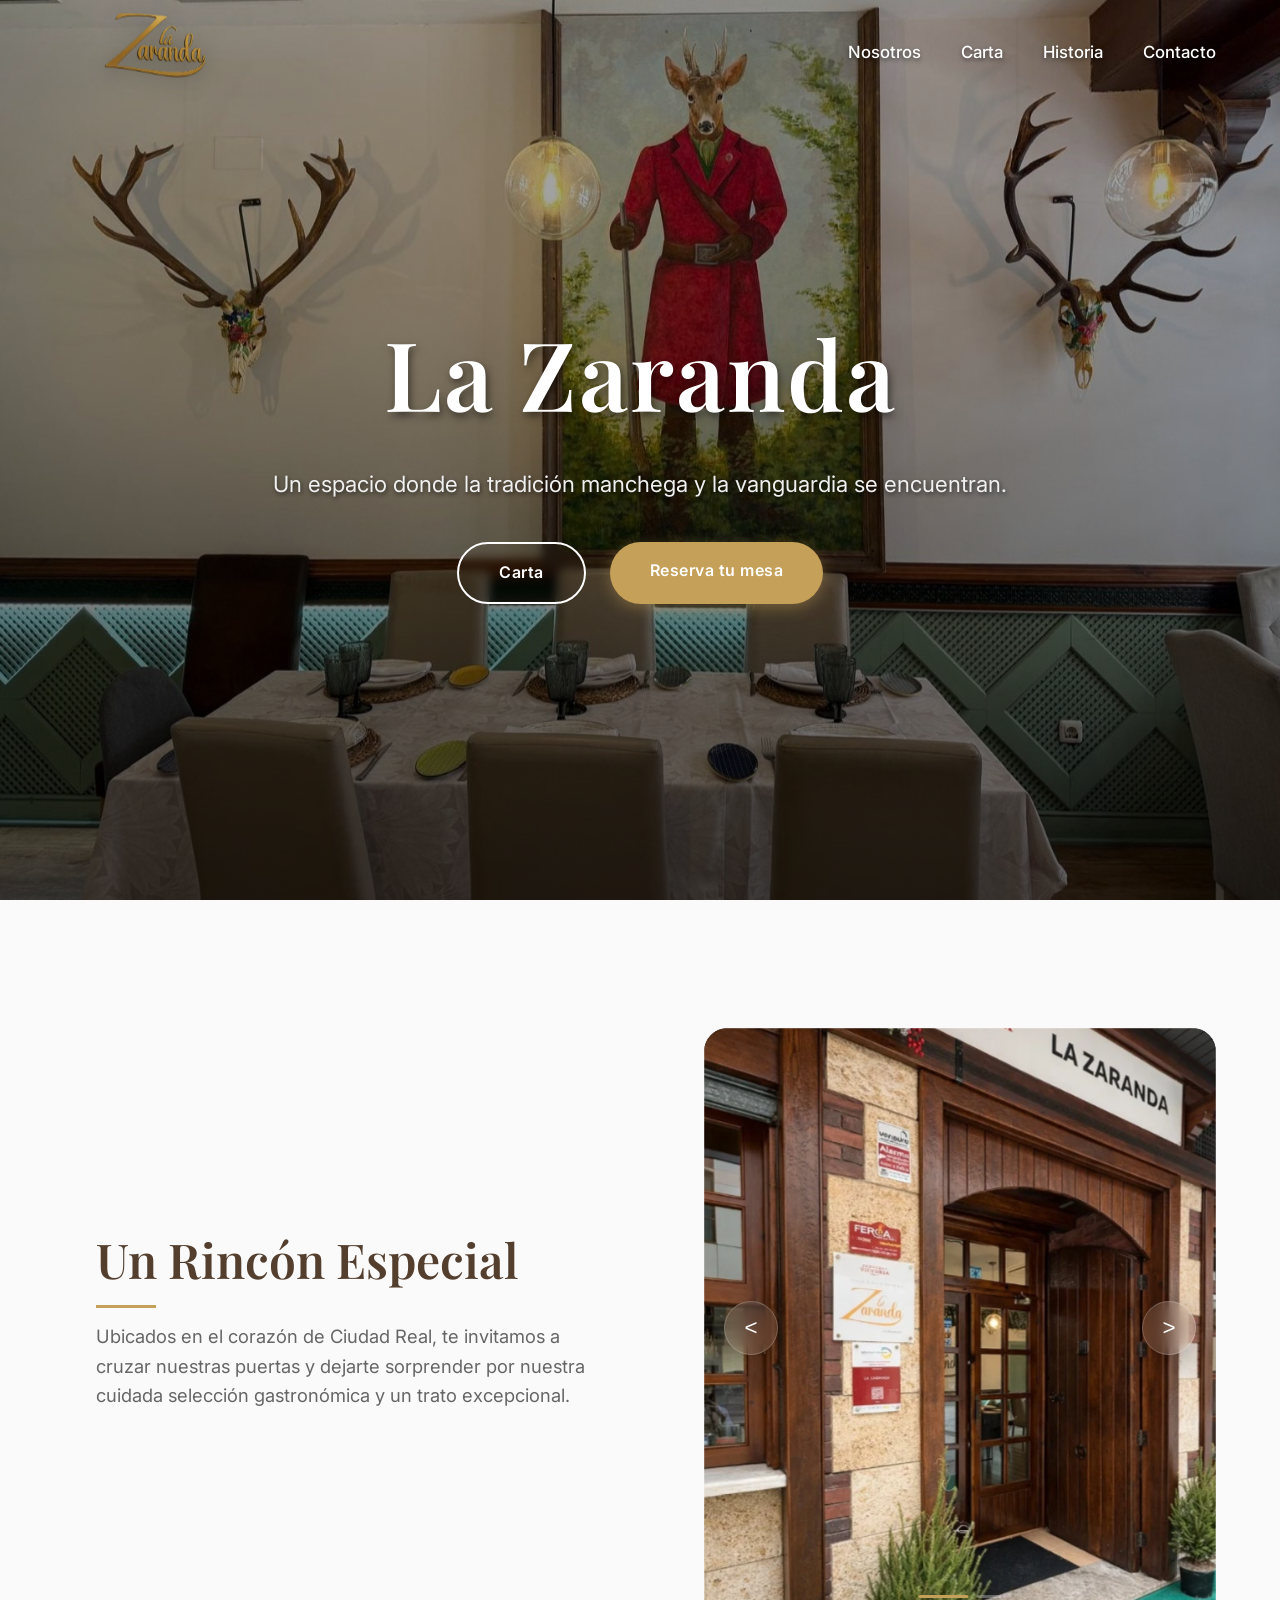
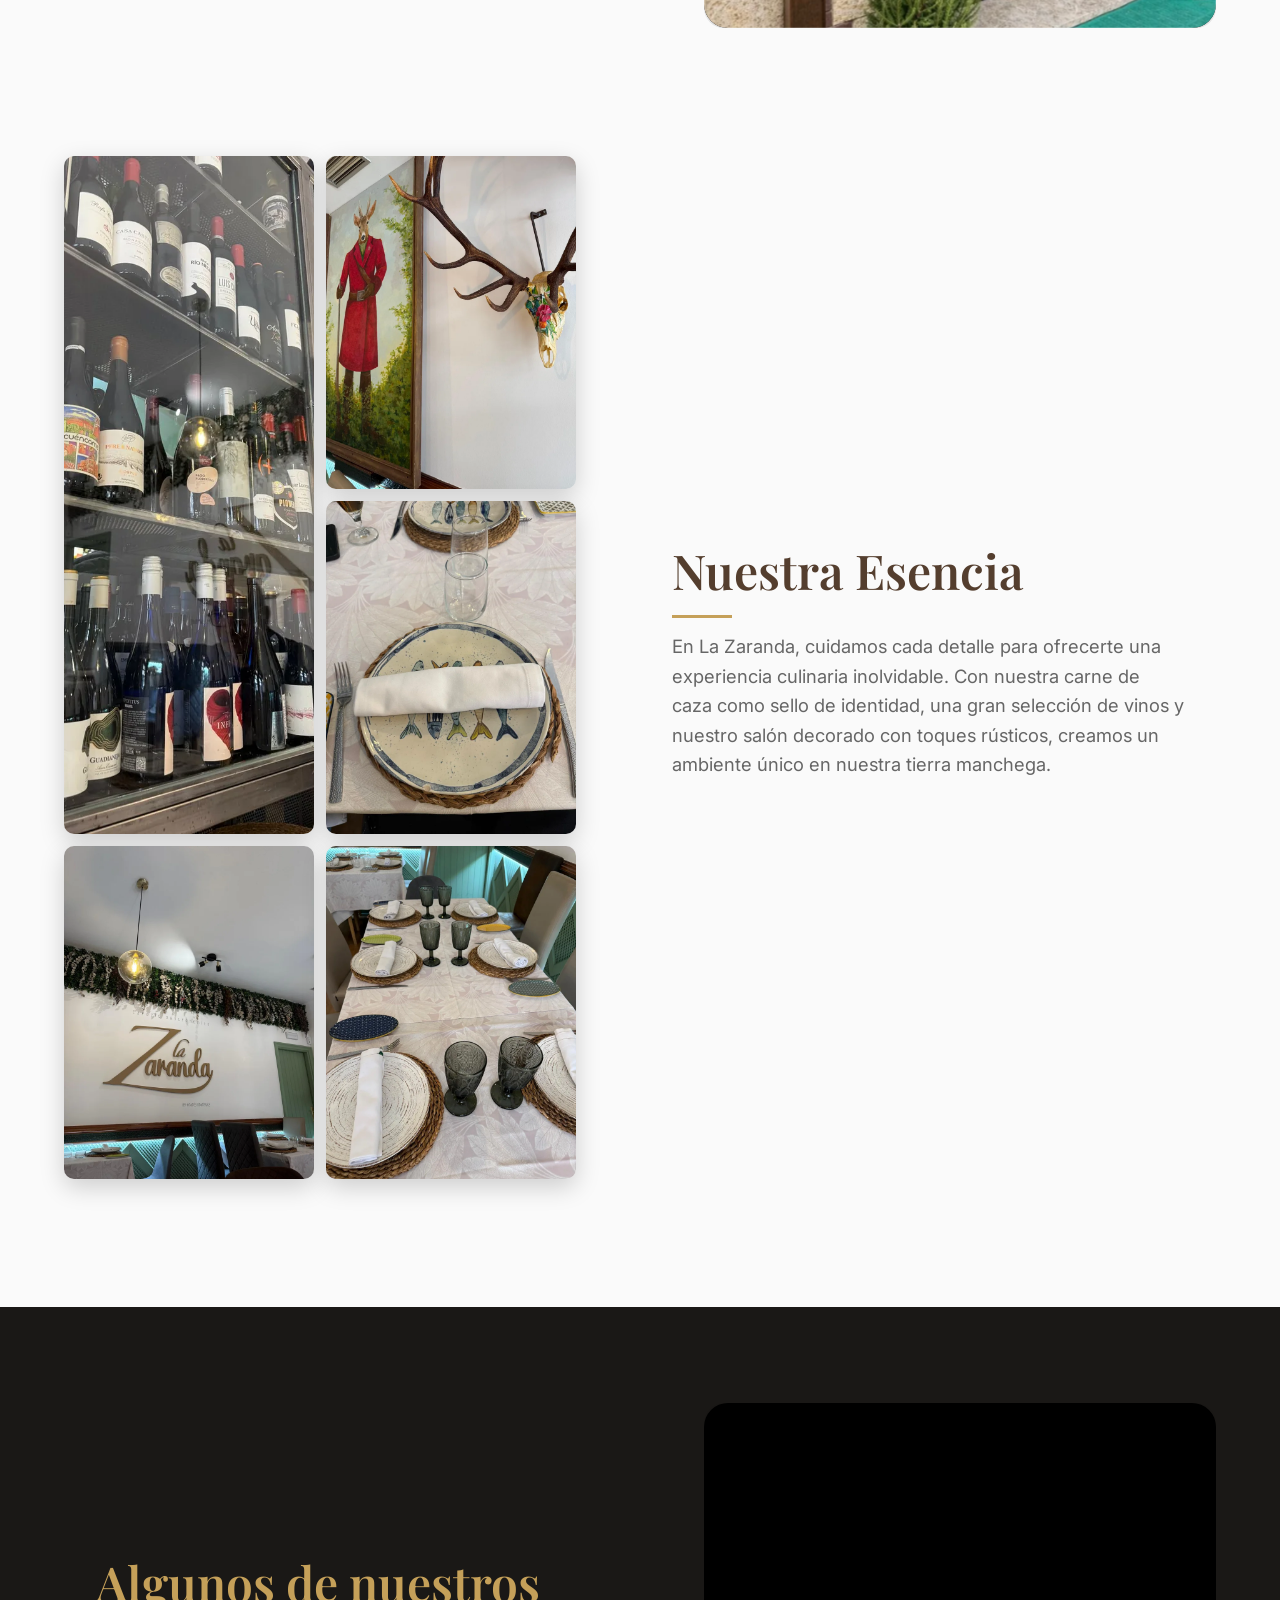
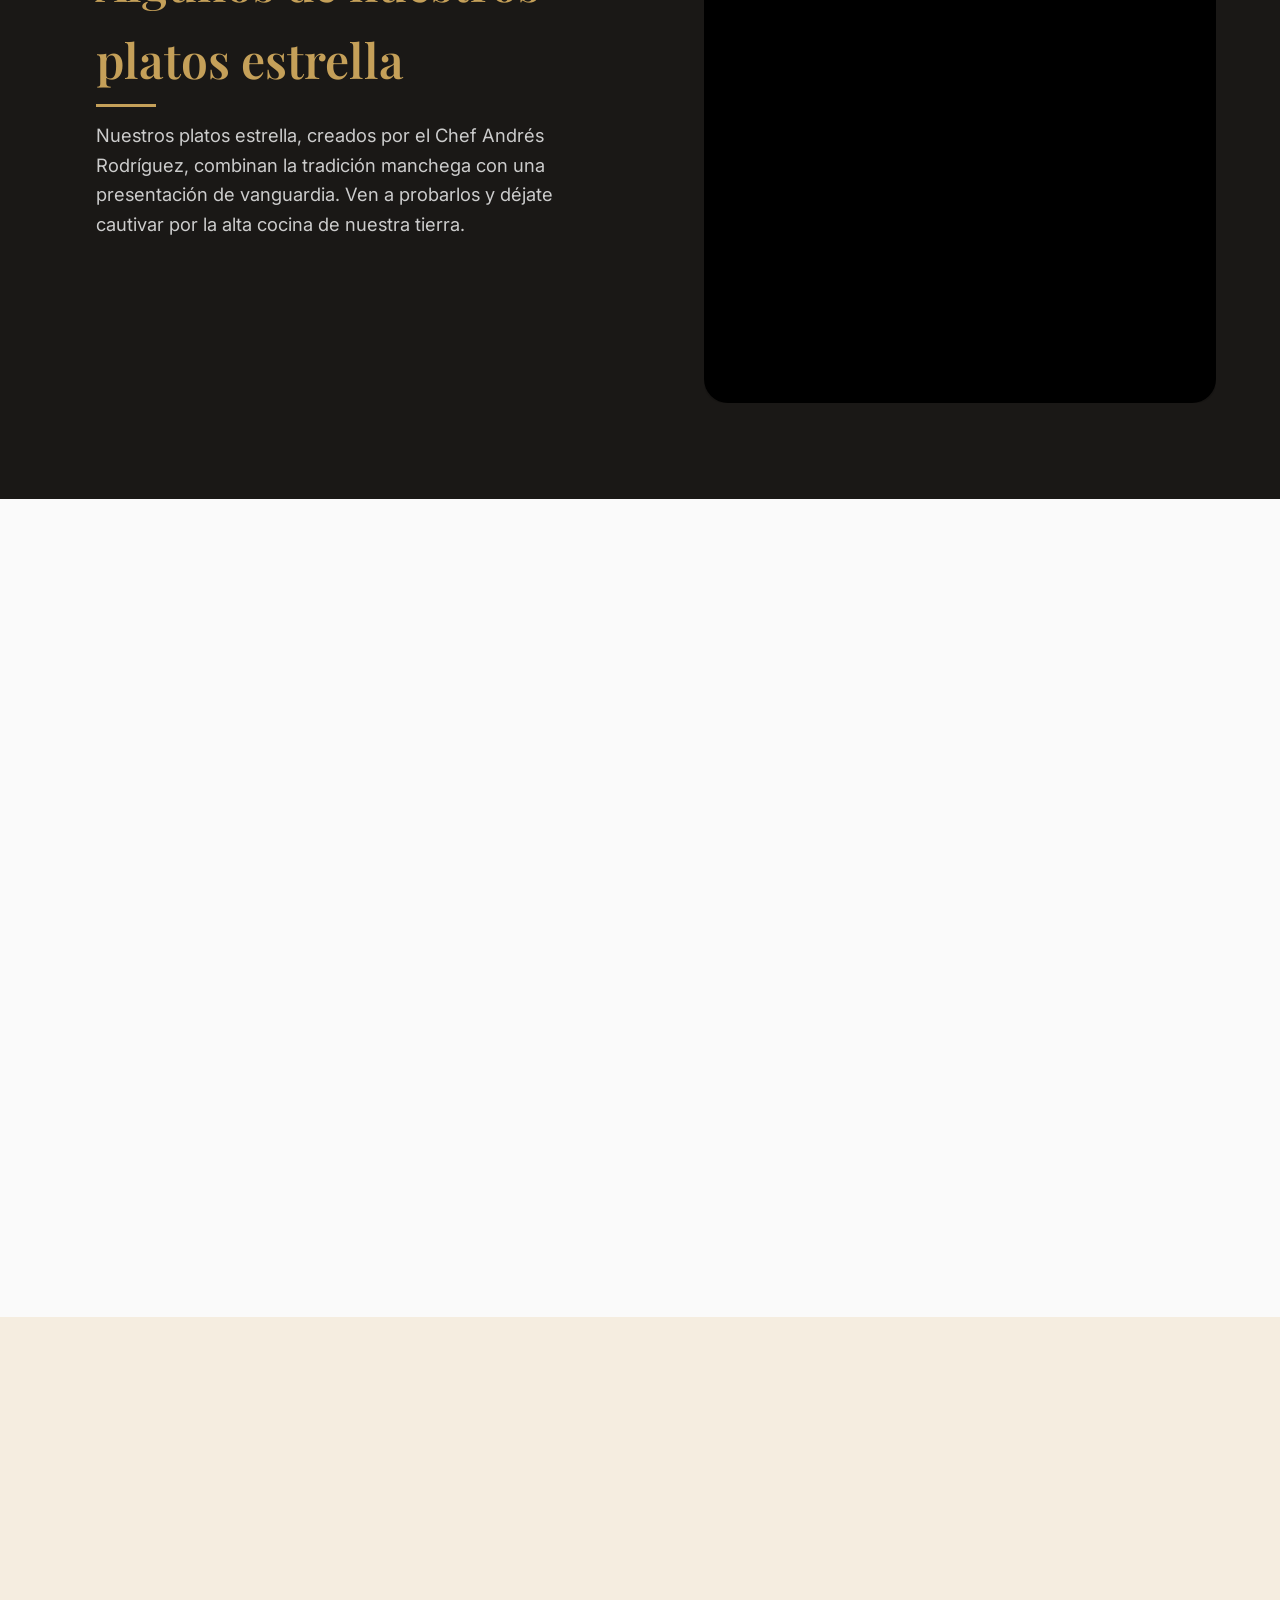
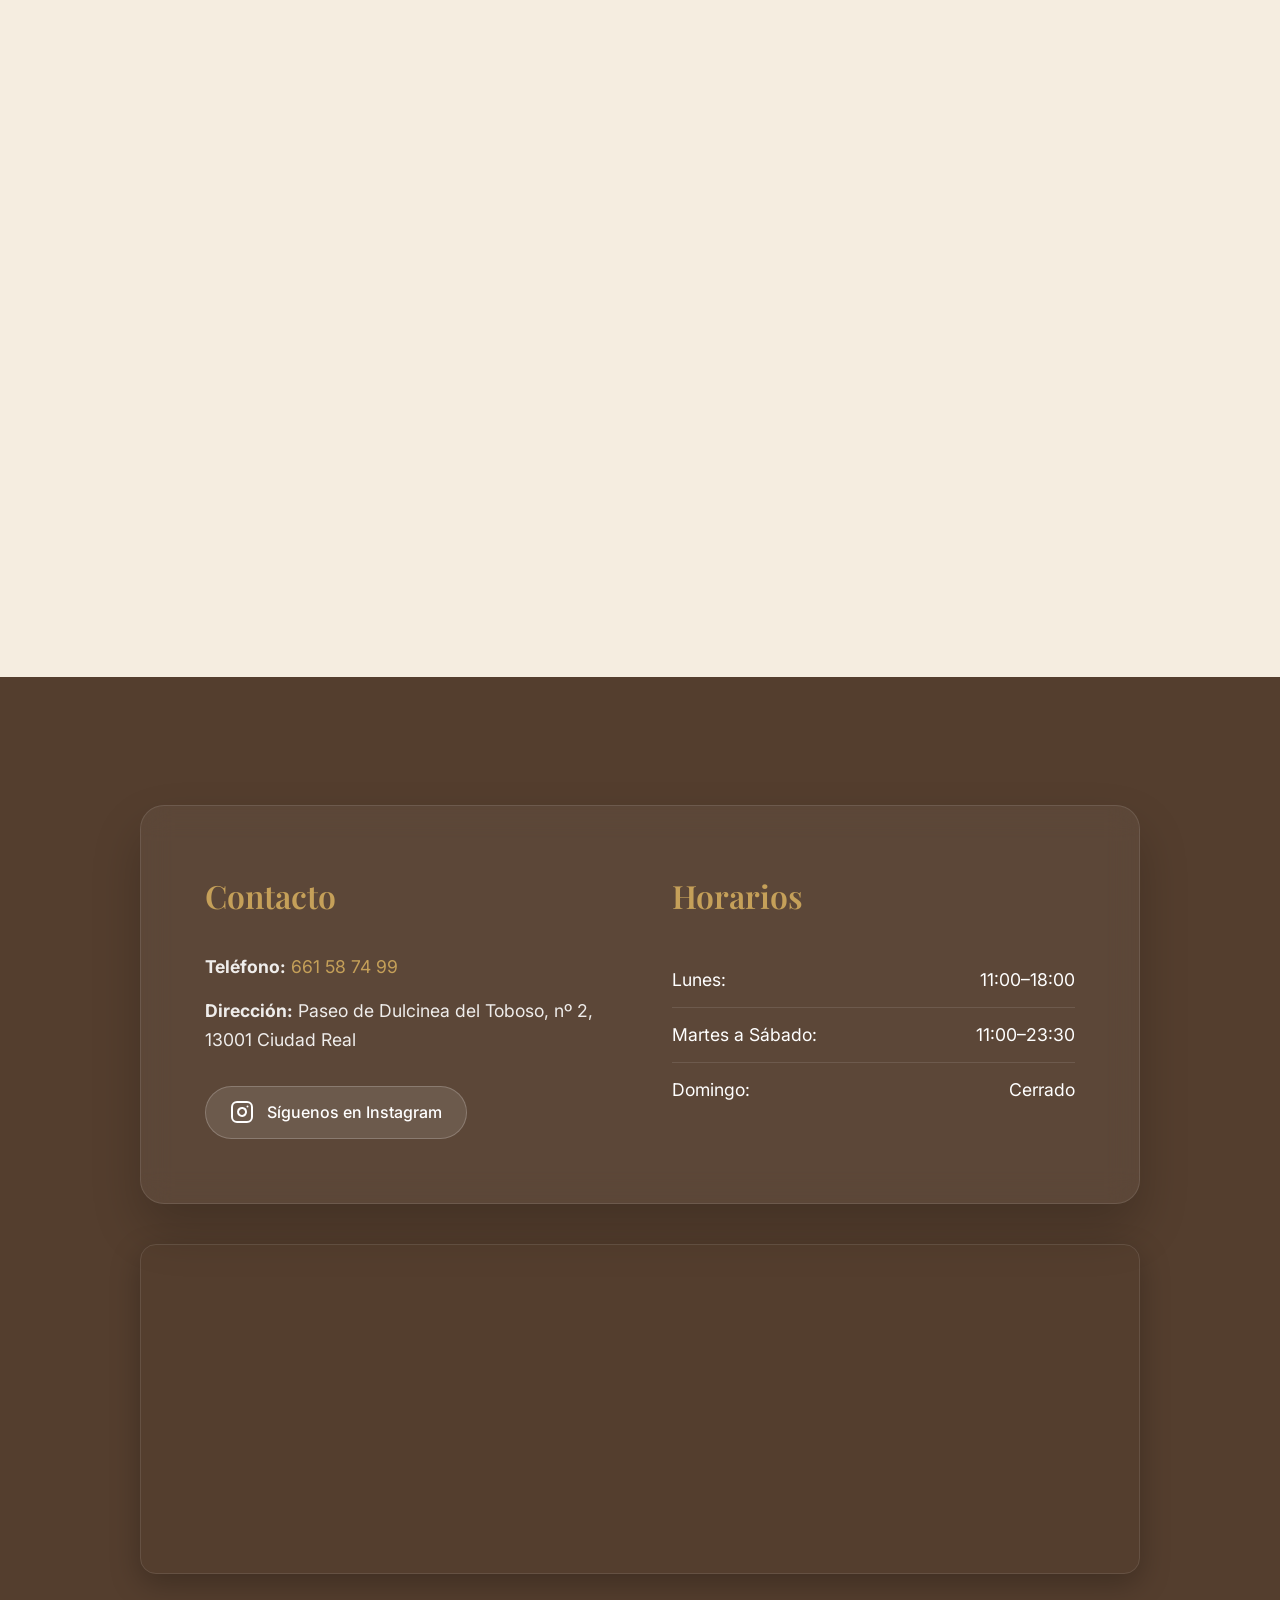
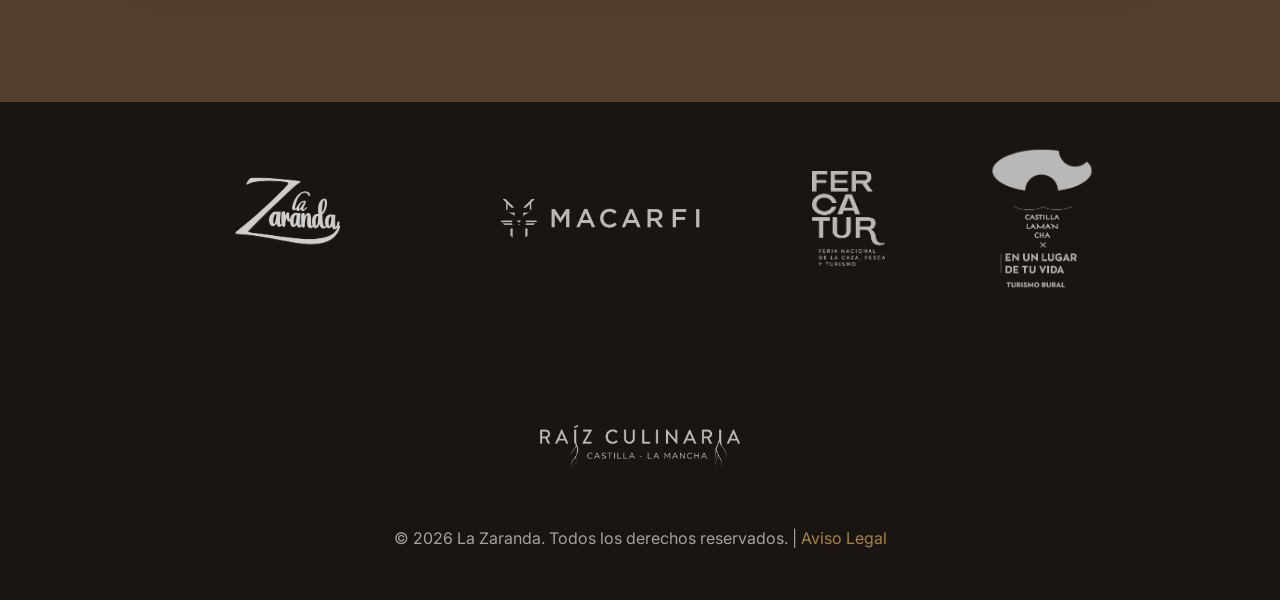
<file: index.html>
<!DOCTYPE html>
<html lang="es">
<head>
    <meta charset="UTF-8">
    <meta name="viewport" content="width=device-width, initial-scale=1.0">
    <title>La Zaranda | Especialistas en Carne de Caza en Ciudad Real y Provincia</title>
    <meta name="description" content="Restaurante La Zaranda en Ciudad Real: Referente en cocina cinegética y especialistas en carne de caza en Almagro, Puertollano y toda la provincia. Tradición manchega de vanguardia.">

    <!-- Canonical -->
    <link rel="canonical" href="https://www.lazaranda.es/">

    <!-- Open Graph -->
    <meta property="og:type" content="restaurant">
    <meta property="og:title" content="La Zaranda | Carne de Caza y Cocina Manchega en Ciudad Real y Almagro">
    <meta property="og:description" content="Referente en carne de caza y tradición manchega de vanguardia en Ciudad Real, Almagro y alrededores. Explora nuestra bodega y platos exclusivos.">
    <meta property="og:image" content="https://www.lazaranda.es/assets/images/hero_new.jpg">
    <meta property="og:url" content="https://www.lazaranda.es/">
    <meta property="og:locale" content="es_ES">
    <meta property="og:site_name" content="La Zaranda">

    <!-- Twitter Card -->
    <meta name="twitter:card" content="summary_large_image">
    <meta name="twitter:title" content="La Zaranda | Especialistas en Carne de Caza en Ciudad Real">
    <meta name="twitter:description" content="La mejor carne de caza y tradición manchega en el corazón de Ciudad Real. Reserva tu mesa.">
    <meta name="twitter:image" content="https://www.lazaranda.es/assets/images/hero_new.jpg">

    <!-- Favicon -->
    <link rel="icon" type="image/png" href="assets/images/favicon_corzo.png">
    <link rel="apple-touch-icon" href="assets/images/favicon_corzo.png">

    <!-- Schema.org Restaurant -->
    <script type="application/ld+json">
    {
        "@context": "https://schema.org",
        "@type": "Restaurant",
        "name": "La Zaranda",
        "description": "Espacio gastronómico referente en Ciudad Real y provincia. Tradición manchega y vanguardia culinaria con la mejor carne de caza de Almagro y alrededores.",
        "image": "https://www.lazaranda.es/assets/images/hero_new.jpg",
        "url": "https://www.lazaranda.es",
        "telephone": "+34661587499",
        "address": {
            "@type": "PostalAddress",
            "streetAddress": "Paseo de Dulcinea del Toboso, nº 2",
            "addressLocality": "Ciudad Real",
            "postalCode": "13001",
            "addressRegion": "Castilla-La Mancha",
            "addressCountry": "ES"
        },
        "geo": {
            "@type": "GeoCoordinates",
            "latitude": 38.9862,
            "longitude": -3.9275
        },
        "openingHoursSpecification": [
            {
                "@type": "OpeningHoursSpecification",
                "dayOfWeek": "Monday",
                "opens": "11:00",
                "closes": "18:00"
            },
            {
                "@type": "OpeningHoursSpecification",
                "dayOfWeek": ["Tuesday", "Wednesday", "Thursday", "Friday", "Saturday"],
                "opens": "11:00",
                "closes": "23:30"
            }
        ],
        "servesCuisine": ["Manchega", "Caza", "Mediterránea"],
        "priceRange": "€€",
        "reservations": "Reservas por teléfono: 661 58 74 99",
        "acceptsReservations": "True",
        "currenciesAccepted": "EUR",
        "paymentAccepted": "Efectivo, Tarjeta"
    }
    </script>

    <link rel="preconnect" href="https://fonts.googleapis.com">
    <link rel="preconnect" href="https://fonts.gstatic.com" crossorigin>
    <link href="https://fonts.googleapis.com/css2?family=Playfair+Display:ital,wght@0,400;0,600;0,700;1,400&family=Inter:wght@300;400;500;600&display=swap" rel="stylesheet">
    <link rel="stylesheet" href="styles.css">
</head>
<body>
    <!-- Preloader -->
    <div id="preloader">
        <div class="loader-content">
            <picture><source srcset="assets/images/logo.webp" type="image/webp"><img src="assets/images/logo.png" alt="La Zaranda Logo" class="loader-logo"></picture>
            <div class="loader-bar"></div>
        </div>
    </div>

    <nav id="navbar" class="navbar">
        <div class="nav-container">
            <a href="#" class="logo">
                <picture><source srcset="assets/images/logo.webp" type="image/webp"><img src="assets/images/logo.png" alt="La Zaranda Logo"></picture>
            </a>
            <ul class="nav-links">
                <li><a href="#nosotros">Nosotros</a></li>
                <li><a href="carta.html">Carta</a></li>
                <li><a href="#historia">Historia</a></li>
                <li><a href="#contacto">Contacto</a></li>
            </ul>
            <div class="hamburger">
                <span class="bar"></span>
                <span class="bar"></span>
                <span class="bar"></span>
            </div>
        </div>
    </nav>

    <header id="inicio" class="hero">
        <div class="hero-bg" style="background-image: url('assets/images/hero_new.jpg');">
            <div class="hero-overlay"></div>
        </div>
        <div class="hero-content">
            <h1 class="fade-in-up">La Zaranda</h1>
            <p class="fade-in-up delay-1">Un espacio donde la tradición manchega y la vanguardia se encuentran.</p>
            <div class="hero-buttons fade-in-up delay-2">
                <a href="carta.html" class="btn btn-secondary">Carta</a>
                <a href="#contacto" class="btn btn-primary">Reserva tu mesa</a>
            </div>
        </div>
    </header>

    <main>
        <section id="nosotros" class="about">
            <div class="about-container rincon-especial-container">
                <div class="about-text slide-in-left">
                    <h2>Un Rincón Especial</h2>
                    <p>Ubicados en el corazón de Ciudad Real, te invitamos a cruzar nuestras puertas y dejarte sorprender por nuestra cuidada selección gastronómica y un trato excepcional.</p>
                </div>
                <div class="about-image slide-in-right">
                    <div class="carousel" id="about-carousel">
                        <div class="carousel-inner">
                            <div class="carousel-item active">
                                <picture>
                                    <source srcset="assets/images/interior_deer.webp" type="image/webp">
                                    <img src="assets/images/interior_deer.jpg" alt="Decoración Interior" loading="lazy">
                                </picture>
                            </div>
                            <div class="carousel-item">
                                <picture>
                                    <img src="assets/images/exterior_terrace.jpg" alt="Terraza Exterior La Zaranda" loading="lazy">
                                </picture>
                            </div>
                        </div>
                        <button class="carousel-control prev" id="aboutPrev" aria-label="Anterior">&lt;</button>
                        <button class="carousel-control next" id="aboutNext" aria-label="Siguiente">&gt;</button>
                        <div class="carousel-indicators">
                            <span class="indicator active" data-index="0"></span>
                            <span class="indicator" data-index="1"></span>
                        </div>
                    </div>
                </div>
            </div>
            <div class="about-container reverse mt-lg">
                <div class="about-text slide-in-right">
                    <h2>Nuestra Esencia</h2>
                    <p>En La Zaranda, cuidamos cada detalle para ofrecerte una experiencia culinaria inolvidable. Con nuestra carne de caza como sello de identidad, una gran selección de vinos y nuestro salón decorado con toques rústicos, creamos un ambiente único en nuestra tierra manchega.</p>
                </div>
                <div class="about-image collage-grid">
                    <div class="collage-item item-1">
                        <picture><source srcset="assets/images/collage_1.webp" type="image/webp"><img src="assets/images/collage_1.jpg" alt="Selección de vinos en el restaurante La Zaranda de Ciudad Real" loading="lazy"></picture>
                    </div>
                    <div class="collage-item item-2">
                        <picture><source srcset="assets/images/collage_2.webp" type="image/webp"><img src="assets/images/collage_2.jpg" alt="Decoración cinegética y carne de caza Ciudad Real" loading="lazy"></picture>
                    </div>
                    <div class="collage-item item-3">
                        <picture><source srcset="assets/images/collage_3.webp" type="image/webp"><img src="assets/images/collage_3.jpg" alt="Mesa servida en La Zaranda, especialista en carnes" loading="lazy"></picture>
                    </div>
                    <div class="collage-item item-4">
                        <picture><source srcset="assets/images/collage_4.webp" type="image/webp"><img src="assets/images/collage_4.jpg" alt="Interior rústico del Restaurante La Zaranda" loading="lazy"></picture>
                    </div>
                    <div class="collage-item item-5">
                        <picture><source srcset="assets/images/collage_5.webp" type="image/webp"><img src="assets/images/collage_5.jpg" alt="Detalle del salón de caza en Ciudad Real" loading="lazy"></picture>
                    </div>
                </div>
            </div>
        </section>

        <!-- Nueva sección destacada para los platos estrella -->
        <section id="platos" class="platos">
            <div class="about-container">
                <div class="about-text slide-in-left">
                    <h2>Algunos de nuestros platos estrella</h2>
                    <p>Nuestros platos estrella, creados por el Chef Andrés Rodríguez, combinan la tradición manchega con una presentación de vanguardia. Ven a probarlos y déjate cautivar por la alta cocina de nuestra tierra.</p>
                </div>
                <div class="about-image slide-in-right">
                    <div class="carousel" id="dish-carousel">
                        <div class="carousel-inner">
                            <div class="carousel-item active">
                                <picture><source srcset="assets/images/plato_1.webp" type="image/webp"><img src="assets/images/plato_1.jpg" alt="Plato Estrella 1" loading="lazy"></picture>
                            </div>
                            <div class="carousel-item">
                                <picture><source srcset="assets/images/plato_2.webp" type="image/webp"><img src="assets/images/plato_2.jpg" alt="Plato Estrella 2" loading="lazy"></picture>
                            </div>
                            <div class="carousel-item">
                                <picture><source srcset="assets/images/plato_3.webp" type="image/webp"><img src="assets/images/plato_3.jpg" alt="Plato Estrella 3" loading="lazy"></picture>
                            </div>
                            <div class="carousel-item">
                                <video src="assets/images/plato_4.mp4" autoplay muted loop playsinline></video>
                            </div>
                            <div class="carousel-item">
                                <picture><source srcset="assets/images/plato_5.webp" type="image/webp"><img src="assets/images/plato_5.jpg" alt="Plato Estrella 5" loading="lazy"></picture>
                            </div>
                        </div>
                        <button class="carousel-control prev" id="carouselPrev" aria-label="Anterior">&lt;</button>
                        <button class="carousel-control next" id="carouselNext" aria-label="Siguiente">&gt;</button>
                        <div class="carousel-indicators">
                            <span class="indicator active" data-index="0"></span>
                            <span class="indicator" data-index="1"></span>
                            <span class="indicator" data-index="2"></span>
                            <span class="indicator" data-index="3"></span>
                            <span class="indicator" data-index="4"></span>
                        </div>
                    </div>
                </div>
            </div>
        </section>

        <!-- Nueva sección: carrusel de platos -->
        <section id="galeria" class="galeria-platos">
            <div class="galeria-wrapper">
                <div class="galeria-header fade-in-up">
                    <span class="section-eyebrow">Nuestra Cocina</span>
                    <h2>Platos de Temporada</h2>
                    <p>Una selección de nuestras creaciones más recientes, elaboradas con productos de temporada y la esencia manchega.</p>
                </div>
                <div class="galeria-carousel fade-in-up" id="galeria-carousel">
                    <div class="galeria-inner" id="galeriaInner">
                        <div class="galeria-item">
                            <picture><source srcset="assets/images/plato_1.webp" type="image/webp"><img src="assets/images/plato_1.jpg" alt="Plato de temporada 1" loading="lazy"></picture>
                        </div>
                        <div class="galeria-item">
                            <picture><source srcset="assets/images/plato_2.webp" type="image/webp"><img src="assets/images/plato_2.jpg" alt="Plato de temporada 2" loading="lazy"></picture>
                        </div>
                        <div class="galeria-item">
                            <picture><source srcset="assets/images/plato_3.webp" type="image/webp"><img src="assets/images/plato_3.jpg" alt="Plato de temporada 3" loading="lazy"></picture>
                        </div>
                        <div class="galeria-item">
                            <picture><source srcset="assets/images/plato_5.webp" type="image/webp"><img src="assets/images/plato_5.jpg" alt="Plato de temporada 4" loading="lazy"></picture>
                        </div>
                        <div class="galeria-item">
                            <video src="assets/images/plato_4.mp4" autoplay muted loop playsinline></video>
                        </div>
                        <div class="galeria-item">
                            <picture><img src="assets/images/plato_6.jpg" alt="Plato de temporada 5" loading="lazy"></picture>
                        </div>
                        <div class="galeria-item">
                            <picture><img src="assets/images/plato_7.jpg" alt="Plato de temporada 6" loading="lazy"></picture>
                        </div>
                        <div class="galeria-item">
                            <picture><img src="assets/images/plato_8.jpg" alt="Plato de temporada 7" loading="lazy"></picture>
                        </div>
                        <div class="galeria-item">
                            <picture><img src="assets/images/plato_9.jpg" alt="Plato de temporada 8" loading="lazy"></picture>
                        </div>
                        <div class="galeria-item">
                            <picture><img src="assets/images/plato_10.jpg" alt="Plato de temporada 9" loading="lazy"></picture>
                        </div>
                    </div>

                </div>
            </div>
        </section>

        <!-- Nueva sección: vídeo -->
        <section id="historia" class="video-section">
            <div class="video-wrapper fade-in-up">
                <span class="section-eyebrow">La Zaranda en vídeo</span>
                <h2>Descubre Nuestra Historia</h2>
                <div class="video-container" id="videoContainer">
                    <!-- Miniatura con botón de play – al hacer clic se carga el iframe con autoplay -->
                    <div class="video-thumbnail" id="videoThumbnail" role="button" tabindex="0" aria-label="Reproducir vídeo de La Zaranda">
                        <img
                            src="https://img.youtube.com/vi/WuKrqrnjEpM/maxresdefault.jpg"
                            alt="Vídeo La Zaranda – Descubre Nuestra Historia"
                            loading="lazy"
                            onerror="this.src='https://img.youtube.com/vi/WuKrqrnjEpM/hqdefault.jpg'"
                        >
                        <div class="video-play-btn" aria-hidden="true">
                            <svg xmlns="http://www.w3.org/2000/svg" viewBox="0 0 24 24" fill="currentColor" width="48" height="48">
                                <path d="M8 5v14l11-7z"/>
                            </svg>
                        </div>
                        <div class="video-overlay"></div>
                    </div>
                </div>
            </div>
        </section>

        <section id="contacto" class="info">
            <div class="info-bg"></div>
            <div class="info-content-wrapper">
                <div class="info-card fade-in-up">
                    <div class="info-section">
                        <h3>Contacto</h3>
                        <p><strong>Teléfono:</strong> <a href="tel:+34661587499">661 58 74 99</a></p>
                        <p><strong>Dirección:</strong> Paseo de Dulcinea del Toboso, nº 2, 13001 Ciudad Real</p>
                        <div class="social-links mt-md">
                            <a href="https://www.instagram.com/restaurante_la_zaranda/" target="_blank" rel="noopener noreferrer" class="social-btn">
                                <!-- Instagram SVG Icon -->
                                <svg xmlns="http://www.w3.org/2000/svg" width="24" height="24" viewBox="0 0 24 24" fill="none" stroke="currentColor" stroke-width="2" stroke-linecap="round" stroke-linejoin="round" class="lucide lucide-instagram"><rect width="20" height="20" x="2" y="2" rx="5" ry="5"/><path d="M16 11.37A4 4 0 1 1 12.63 8 4 4 0 0 1 16 11.37z"/><line x1="17.5" x2="17.51" y1="6.5" y2="6.5"/></svg>
                                Síguenos en Instagram
                            </a>
                        </div>
                    </div>
                    <div class="info-section">
                        <h3>Horarios</h3>
                        <ul class="schedule">
                            <li><span>Lunes:</span> <span>11:00–18:00</span></li>
                            <li><span>Martes a Sábado:</span> <span>11:00–23:30</span></li>
                            <li><span>Domingo:</span> <span>Cerrado</span></li>
                        </ul>
                    </div>
                </div>
                <div class="map-container fade-in-up">
                    <iframe
                        src="https://www.google.com/maps/embed?pb=!1m18!1m12!1m3!1d3064.081234567!2d-3.928!3d38.986!2m3!1f0!2f0!3f0!3m2!1i1024!2i768!4f13.1!3m3!1m2!1s0xd69fe8a0b0b0b0b%3A0x0!2sPaseo+de+Dulcinea+del+Toboso%2C+2%2C+13001+Ciudad+Real!5e0!3m2!1ses!2ses!4v1700000000000!5m2!1ses!2ses&q=Restaurante+La+Zaranda+Paseo+de+Dulcinea+del+Toboso+2+Ciudad+Real"
                        width="100%"
                        height="320"
                        style="border:0; border-radius: 16px;"
                        allowfullscreen=""
                        loading="lazy"
                        referrerpolicy="no-referrer-when-downgrade"
                        title="Ubicación La Zaranda en Google Maps">
                    </iframe>
                </div>
            </div>
        </section>
    </main>

    <footer>
        <div class="footer-content">
            <div class="footer-logos">
                <picture>
                    <source srcset="assets/images/logo.webp" type="image/webp">
                    <img src="assets/images/logo.png" alt="La Zaranda Logo Footer" class="footer-logo">
                </picture>
                <img src="assets/images/macarfi.png" alt="Recomendado por Macarfi" class="footer-sponsor-logo">
                <img src="assets/images/fecatur.png" alt="Feria Nacional de la Caza, Pesca y Turismo (FECATUR)" class="footer-sponsor-logo">
                <img src="assets/images/nuevo_logo_2.png" alt="Turismo Rural - En un lugar de tu vida" class="footer-sponsor-logo logo-destacado">
                <img src="assets/images/raiz_culinaria.png" alt="Raíz Culinaria Castilla-La Mancha" class="footer-sponsor-logo">
            </div>
            <p>&copy; 2026 La Zaranda. Todos los derechos reservados. | <a href="aviso_legal.html" style="color: var(--color-primary); text-decoration: none; opacity: 0.8; transition: opacity 0.2s;">Aviso Legal</a></p>
        </div>
    </footer>


    <!-- Cookie consent banner -->
    <div id="cookieBanner" class="cookie-banner" style="display:none;">
        <div class="cookie-content">
            <p>Utilizamos cookies propias y de terceros para mejorar tu experiencia. Puedes aceptarlas o consultar nuestra <a href="aviso_legal.html">Política de Cookies</a>.</p>
            <div class="cookie-buttons">
                <button id="cookieAccept" class="cookie-btn accept">Aceptar</button>
                <button id="cookieReject" class="cookie-btn reject">Rechazar</button>
            </div>
        </div>
    </div>

    <script src="script.js"></script>
</body>
</html>
</file>
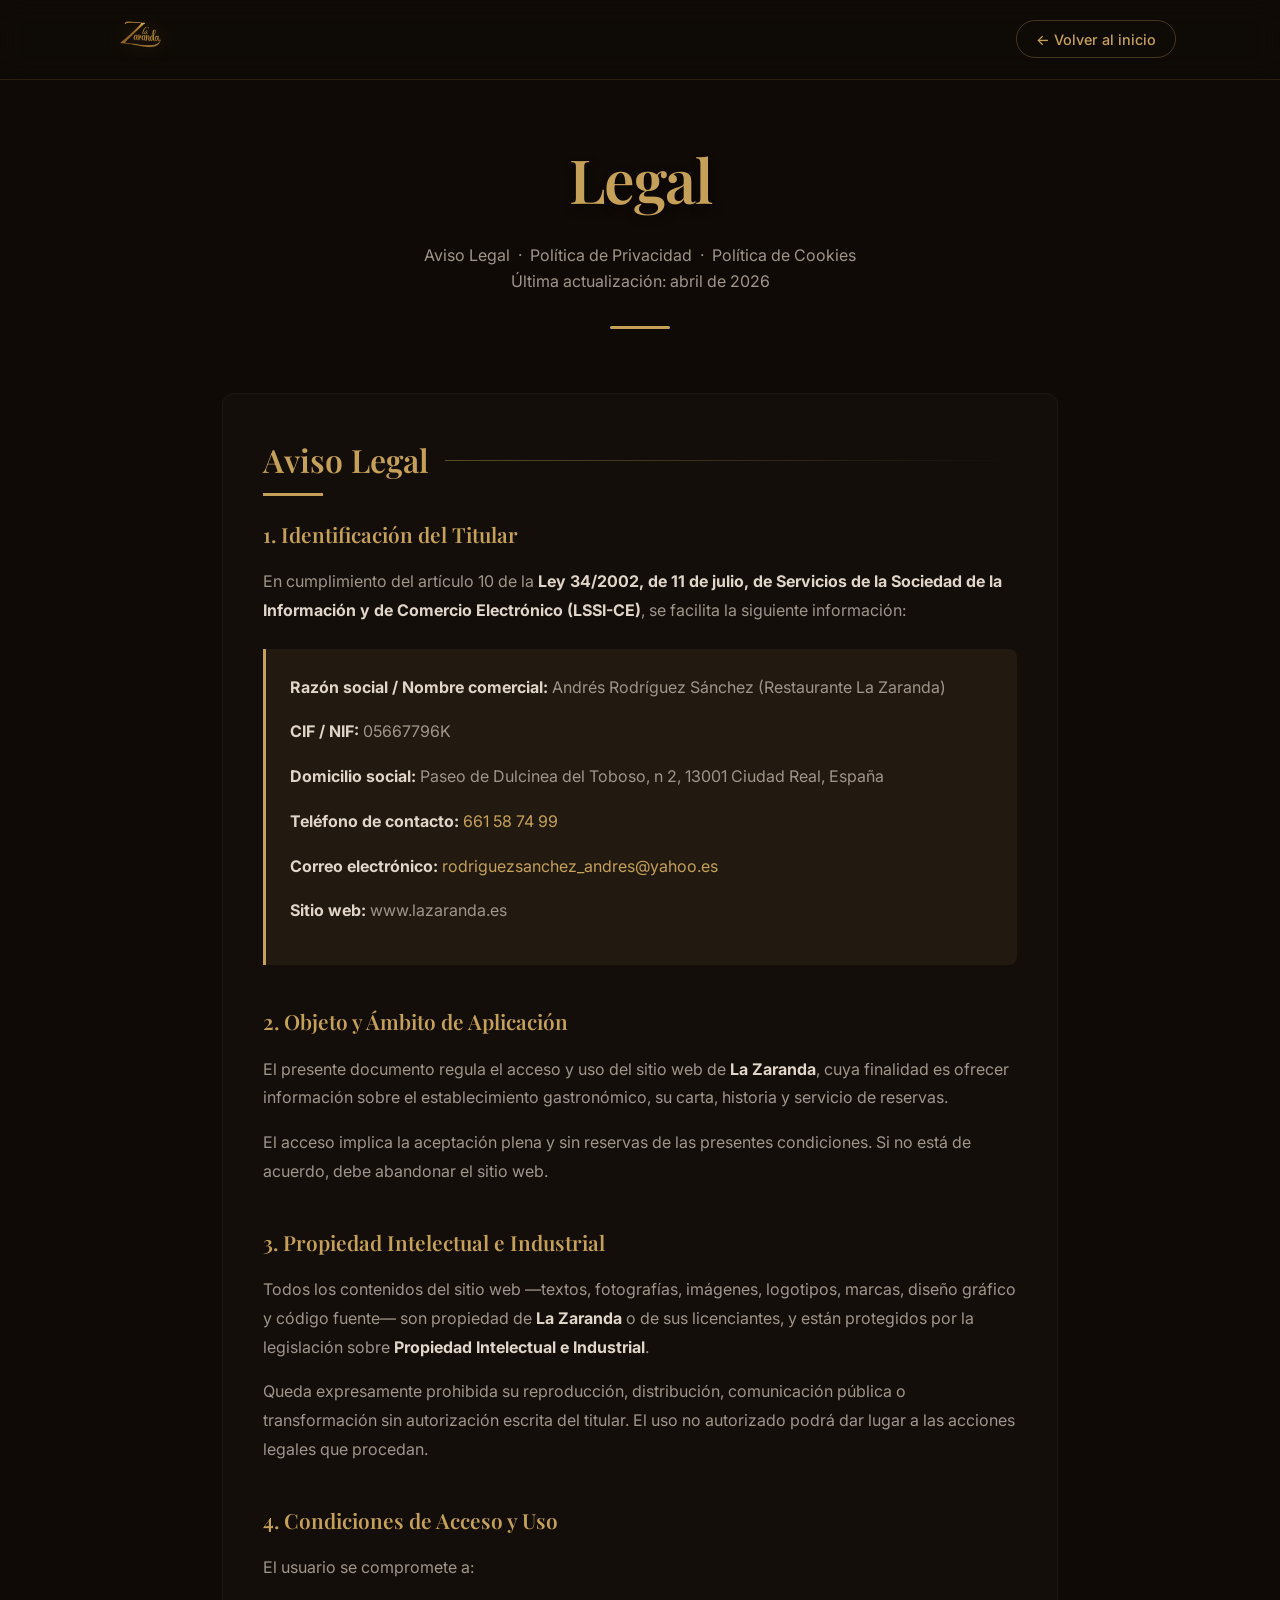
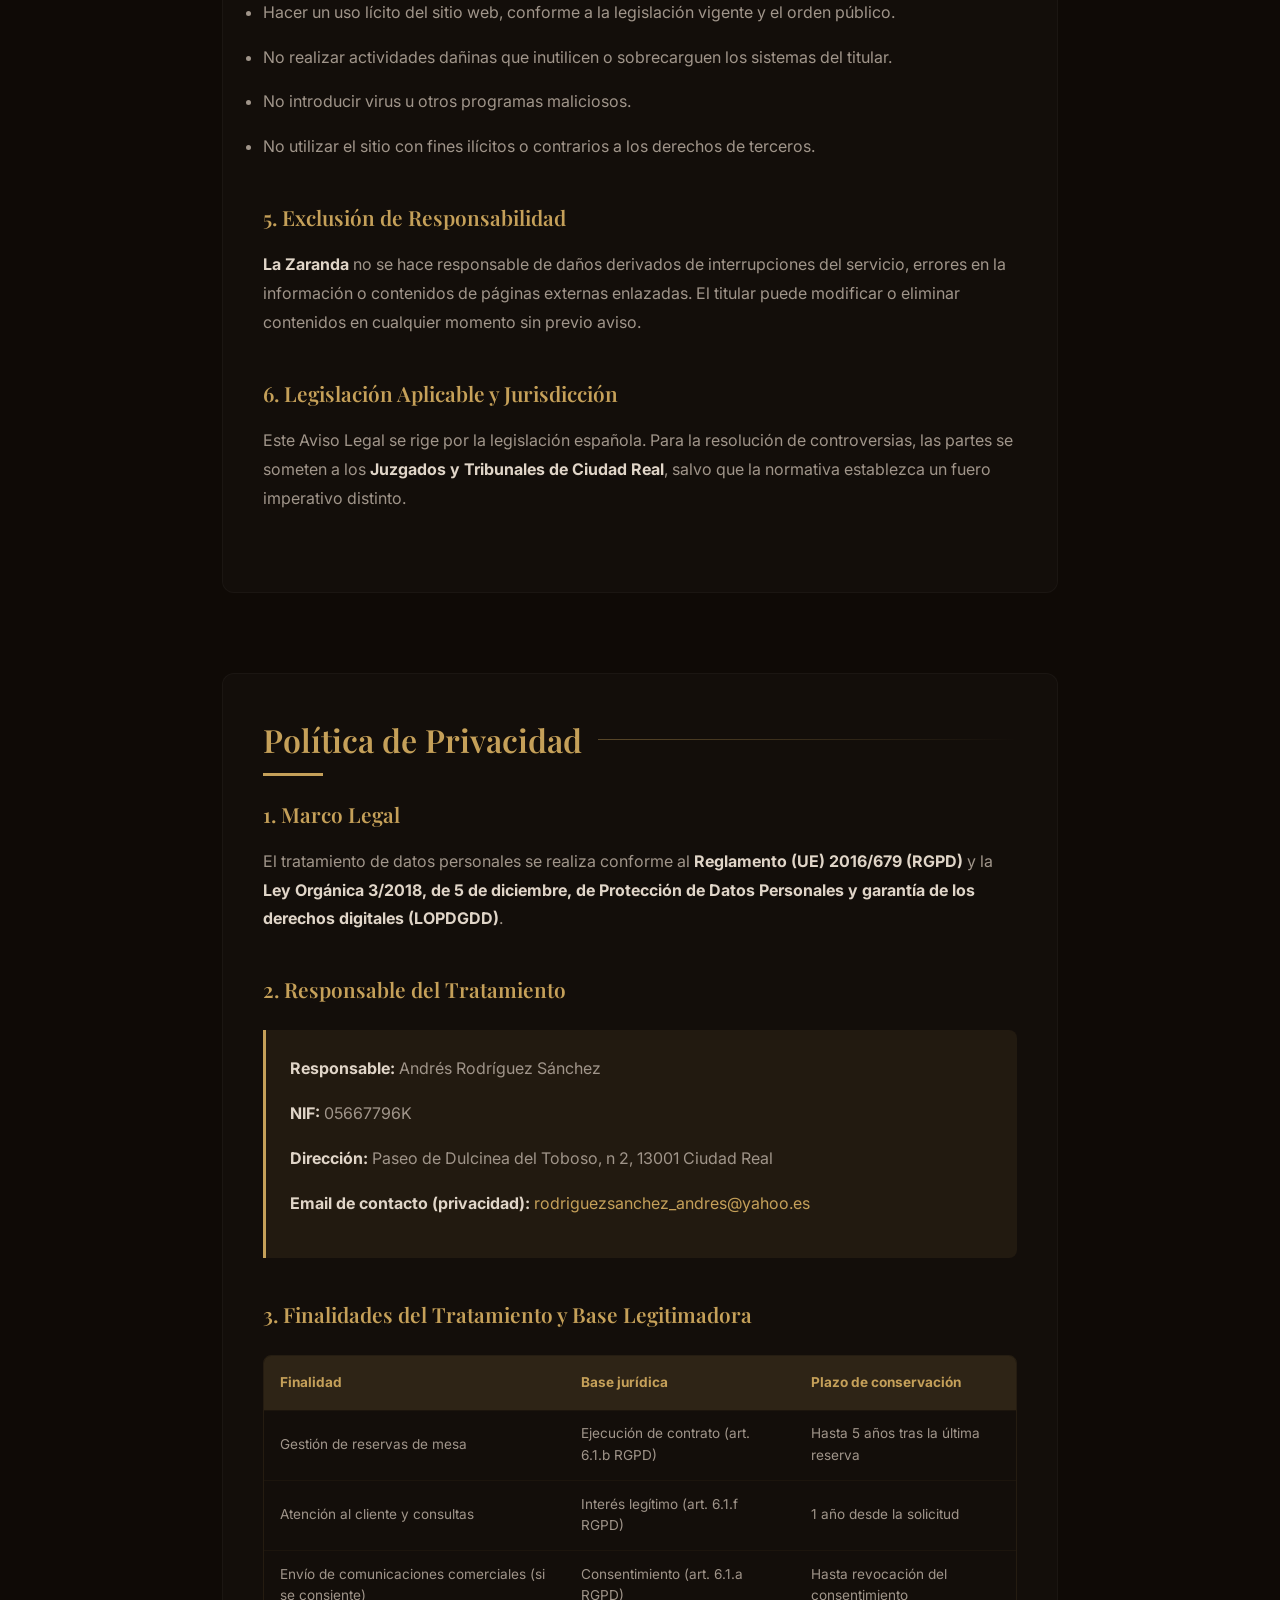
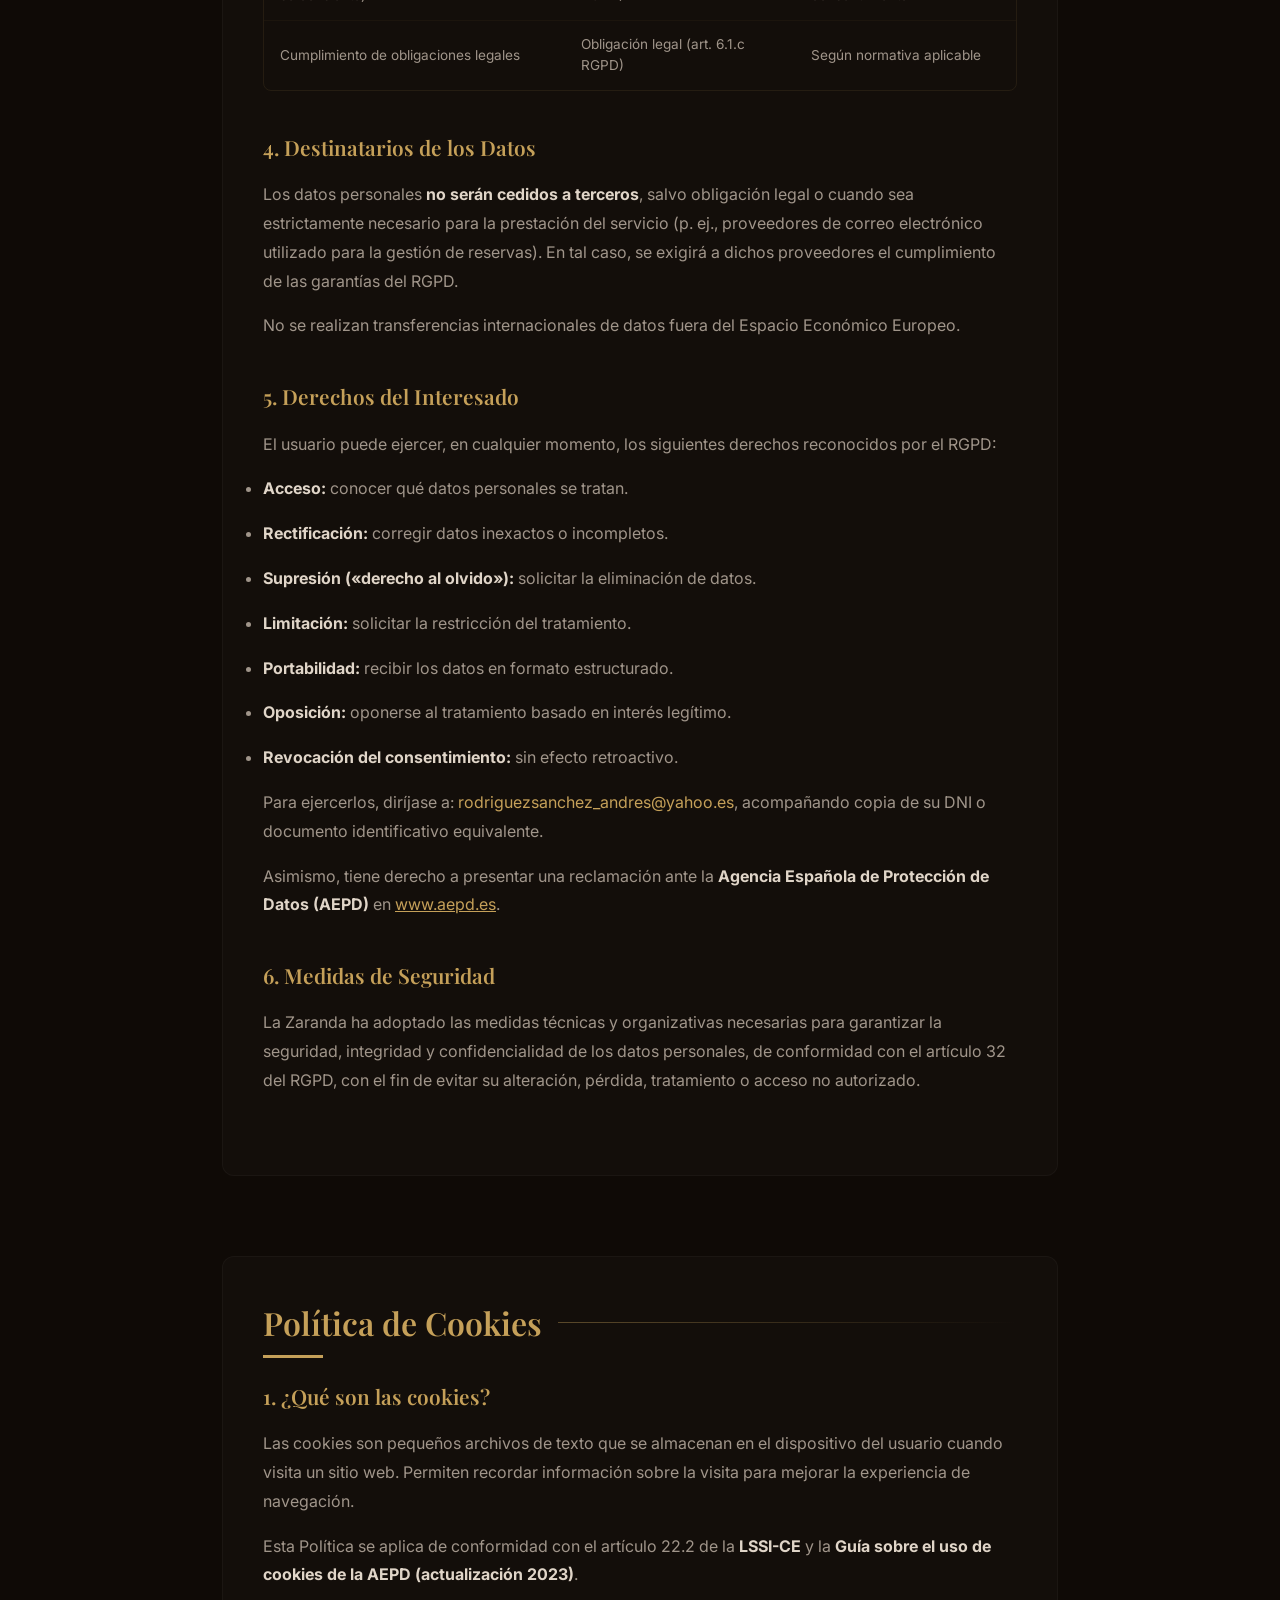
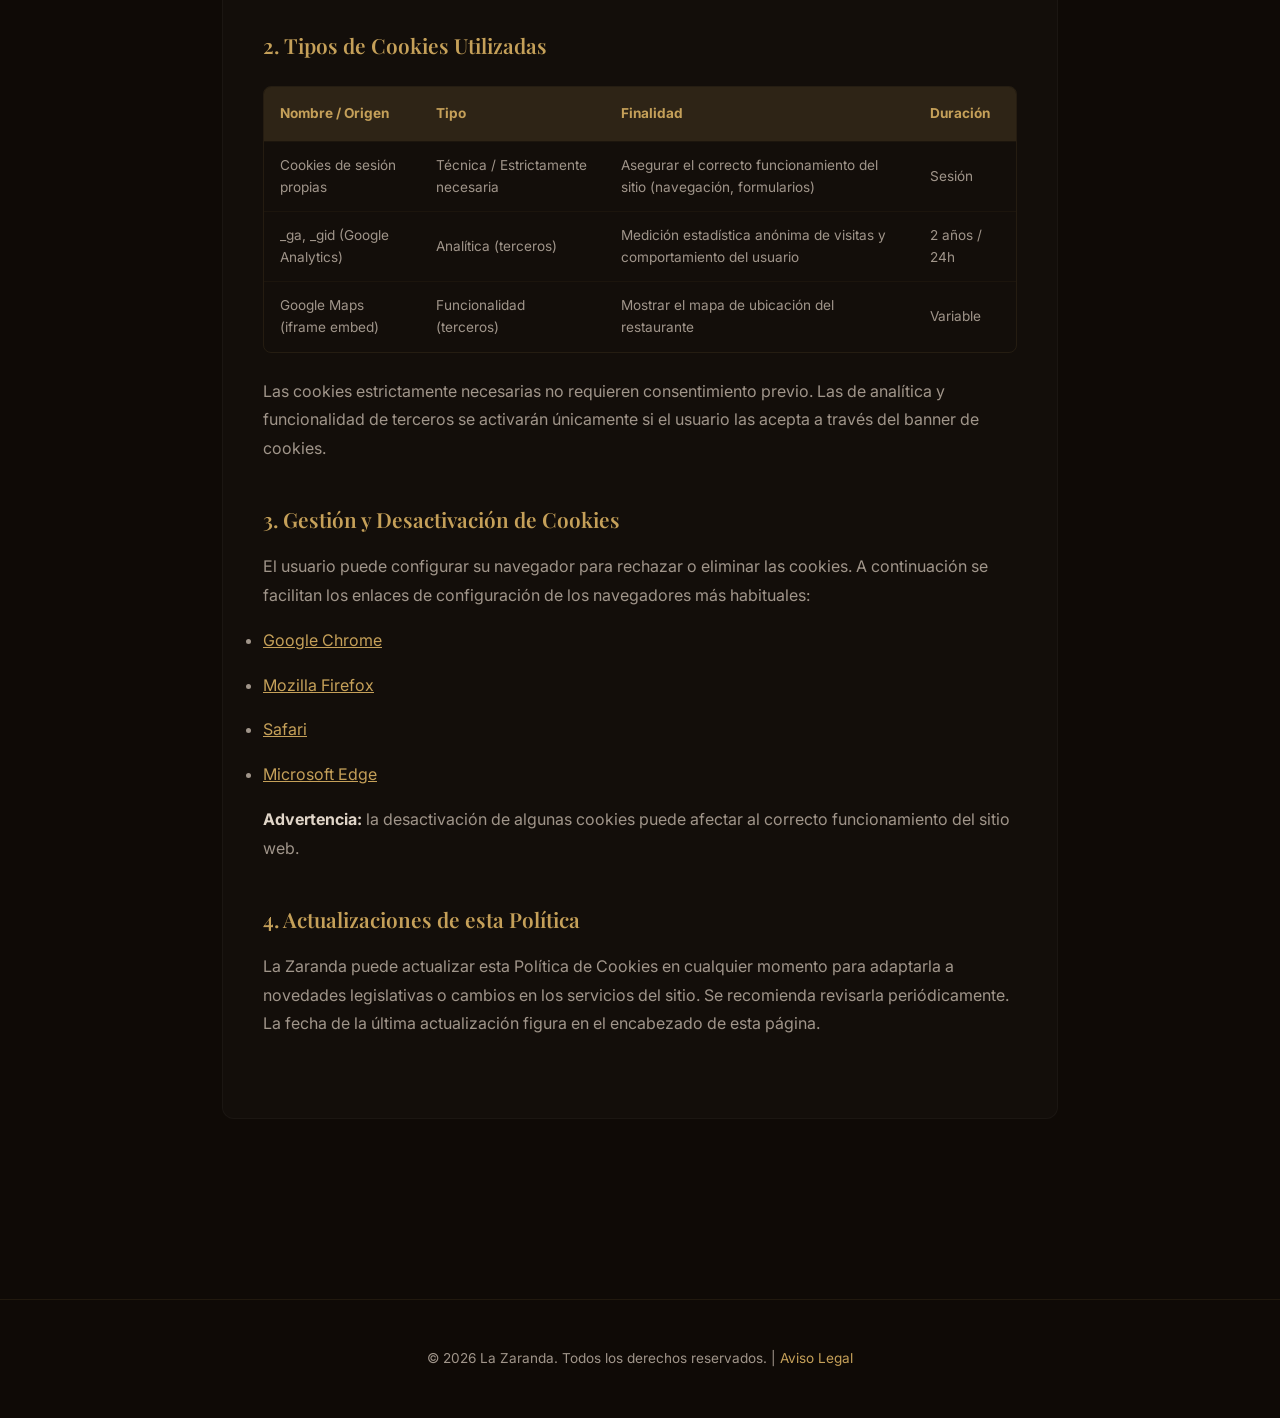
<file: aviso_legal.html>
<!DOCTYPE html>
<html lang="es">
<head>
    <meta charset="UTF-8">
    <meta name="viewport" content="width=device-width, initial-scale=1.0">
    <title>Aviso Legal, Privacidad y Cookies | La Zaranda</title>
    <meta name="description" content="Aviso Legal, Política de Privacidad y Política de Cookies de La Zaranda, Espacio Gastronómico en Ciudad Real.">
    <meta name="robots" content="noindex, follow">
    <link rel="preconnect" href="https://fonts.googleapis.com">
    <link rel="preconnect" href="https://fonts.gstatic.com" crossorigin>
    <link href="https://fonts.googleapis.com/css2?family=Playfair+Display:ital,wght@0,400;0,600;0,700;1,400&family=Inter:wght@300;400;500;600&display=swap" rel="stylesheet">
    <link rel="stylesheet" href="styles.css">
    <!-- Favicon -->
    <link rel="icon" type="image/png" href="assets/images/favicon_corzo.png">
    <link rel="apple-touch-icon" href="assets/images/favicon_corzo.png">
    <style>
        :root {
            --color-legal-bg: #0f0a06;
            --color-legal-surface: #1e150d;
            --color-legal-accent: #C5A059;
            --color-legal-text: #e0d5c8;
            --color-legal-muted: #a0958a;
        }

        html { background-color: var(--color-legal-bg); scroll-behavior: smooth; }
        body { margin: 0; padding: 0; }

        /* --- Navbar Upgrade --- */
        #navbar {
            position: fixed;
            top: 0;
            left: 0;
            width: 100%;
            height: 80px;
            background: rgba(15, 10, 6, 0.9);
            backdrop-filter: blur(15px);
            -webkit-backdrop-filter: blur(15px);
            border-bottom: 1px solid rgba(197, 160, 89, 0.15);
            z-index: 1000;
            display: flex;
            align-items: center;
        }
        .nav-container {
            max-width: 1200px;
            margin: 0 auto;
            width: 100%;
            padding: 0 5%;
            display: flex;
            justify-content: space-between;
            align-items: center;
        }
        .nav-logo img { 
            height: 50px !important; 
            width: auto !important;
            filter: drop-shadow(0 0 10px rgba(197, 160, 89, 0.2));
            transition: transform 0.3s ease;
        }
        .nav-logo:hover img { transform: scale(1.05); }
        
        .nav-links-legal a {
            color: var(--color-legal-accent);
            text-decoration: none;
            font-family: 'Inter', sans-serif;
            font-size: 0.9rem;
            font-weight: 500;
            padding: 0.6rem 1.2rem;
            border: 1px solid rgba(197, 160, 89, 0.3);
            border-radius: 50px;
            transition: all 0.3s ease;
        }
        .nav-links-legal a:hover {
            background: var(--color-legal-accent);
            color: #000;
            transform: translateY(-2px);
        }

        /* --- Content Layout --- */
        .legal-page {
            min-height: 100vh;
            background-color: var(--color-legal-bg);
            padding-top: 130px;
            padding-bottom: 100px;
            color: var(--color-legal-text);
        }
        .legal-container {
            max-width: 900px;
            margin: 0 auto;
            padding: 0 2rem;
        }

        /* Header section */
        .legal-header {
            text-align: center;
            margin-bottom: 4rem;
            position: relative;
        }
        .legal-header::after {
            content: '';
            display: block;
            width: 60px;
            height: 3px;
            background: var(--color-legal-accent);
            margin: 2rem auto 0;
            border-radius: 2px;
        }
        .legal-header h1 {
            font-family: 'Playfair Display', serif;
            font-size: clamp(2.5rem, 6vw, 3.8rem);
            color: var(--color-legal-accent);
            margin-bottom: 1rem;
            letter-spacing: -0.02em;
        }
        .legal-header p {
            color: var(--color-legal-muted);
            font-size: 1rem;
            font-family: 'Inter', sans-serif;
            max-width: 600px;
            margin: 0 auto;
            line-height: 1.6;
        }

        /* TOC Card */
        .legal-toc {
            background: var(--color-legal-surface);
            border: 1px solid rgba(197, 160, 89, 0.15);
            border-radius: 16px;
            padding: 2rem;
            margin-bottom: 4rem;
            box-shadow: 0 15px 35px rgba(0,0,0,0.3);
        }
        .legal-toc p {
            font-family: 'Inter', sans-serif;
            font-size: 0.8rem;
            letter-spacing: 0.2rem;
            text-transform: uppercase;
            color: var(--color-legal-accent);
            margin-bottom: 1.5rem;
            opacity: 0.8;
            font-weight: 600;
        }
        .legal-toc ol {
            padding-left: 0;
            margin: 0;
            list-style: none;
            display: grid;
            grid-template-columns: 1fr 1fr;
            gap: 1rem;
        }
        .legal-toc li {
            font-family: 'Inter', sans-serif;
            font-size: 0.85rem;
        }
        .legal-toc a {
            color: var(--color-legal-muted);
            text-decoration: none;
            transition: all 0.2s;
            display: block;
            padding: 0.3rem 0;
        }
        .legal-toc a:hover { 
            color: var(--color-legal-accent); 
            transform: translateX(5px);
        }

        /* Content Blocks */
        .legal-block {
            margin-bottom: 5rem;
            background: rgba(255,255,255,0.02);
            padding: 2.5rem;
            border-radius: 12px;
            border: 1px solid rgba(255,255,255,0.03);
        }
        .legal-block-title {
            font-family: 'Playfair Display', serif;
            font-size: 2rem;
            color: var(--color-legal-accent);
            margin-bottom: 2rem;
            display: flex;
            align-items: center;
            gap: 1rem;
        }
        .legal-block-title-line {
            flex-grow: 1;
            height: 1px;
            background: linear-gradient(to right, rgba(197,160,89,0.4), transparent);
        }

        .legal-section { margin-bottom: 2.5rem; }
        .legal-section h3 {
            font-family: 'Playfair Display', serif;
            font-size: 1.3rem;
            color: var(--color-legal-accent);
            margin-bottom: 1rem;
            display: flex;
            align-items: baseline;
            gap: 0.5rem;
        }
        .legal-section p, .legal-section li {
            font-family: 'Inter', sans-serif;
            font-size: 1rem;
            line-height: 1.8;
            color: var(--color-legal-muted);
            margin-bottom: 1rem;
        }
        .legal-section strong { color: var(--color-legal-text); }

        .legal-highlight {
            background: rgba(197,160,89,0.08);
            border-left: 3px solid var(--color-legal-accent);
            padding: 1.5rem;
            border-radius: 0 8px 8px 0;
            margin: 1.5rem 0;
        }

        .cookie-table {
            width: 100%;
            border-collapse: separate;
            border-spacing: 0;
            margin: 1.5rem 0;
            font-family: 'Inter', sans-serif;
            font-size: 0.85rem;
            border: 1px solid rgba(197, 160, 89, 0.1);
            border-radius: 8px;
            overflow: hidden;
        }
        .cookie-table th {
            background: rgba(197,160,89,0.15);
            color: var(--color-legal-accent);
            padding: 1rem;
            text-align: left;
        }
        .cookie-table td {
            color: var(--color-legal-muted);
            padding: 0.8rem 1rem;
            border-top: 1px solid rgba(197,160,89,0.05);
        }
        @media (max-width: 768px) {
            .legal-toc ol { grid-template-columns: 1fr; }
            .legal-block { padding: 1.5rem; }
            .navbar { height: 70px; }
        }

        footer {
            background: var(--color-legal-bg);
            padding: 3rem 0;
            border-top: 1px solid rgba(197, 160, 89, 0.1);
            text-align: center;
            color: var(--color-legal-muted);
            font-family: 'Inter', sans-serif;
            font-size: 0.85rem;
        }
        footer a { color: var(--color-legal-accent); text-decoration: none; }
    </style>
</head>
<body>
    <nav id="navbar">
        <div class="nav-container">
            <a href="index.html" class="nav-logo">
                <img src="assets/images/logo.png" alt="La Zaranda Logo">
            </a>
            <div class="nav-links-legal">
                <a href="index.html">← Volver al inicio</a>
            </div>
        </div>
    </nav>

    <main class="legal-page">
        <div class="legal-container">

            <div class="legal-header">
                <h1>Legal</h1>
                <p>Aviso Legal &nbsp;·&nbsp; Política de Privacidad &nbsp;·&nbsp; Política de Cookies</p>
                <p>Última actualización: abril de 2026</p>
            </div>


            <!-- ═══════════════════════════════════════ -->
            <!-- BLOQUE 1: AVISO LEGAL                   -->
            <!-- ═══════════════════════════════════════ -->
            <div class="legal-block" id="aviso-legal">
                <h2 class="legal-block-title">Aviso Legal <div class="legal-block-title-line"></div></h2>

                <div class="legal-section" id="identificacion">
                    <h3>1. Identificación del Titular</h3>
                    <p>En cumplimiento del artículo 10 de la <strong>Ley 34/2002, de 11 de julio, de Servicios de la Sociedad de la Información y de Comercio Electrónico (LSSI-CE)</strong>, se facilita la siguiente información:</p>
                    <div class="legal-highlight">
                        <p><strong>Razón social / Nombre comercial:</strong> Andrés Rodríguez Sánchez (Restaurante La Zaranda)</p>
                        <p><strong>CIF / NIF:</strong> 05667796K</p>
                        <p><strong>Domicilio social:</strong> Paseo de Dulcinea del Toboso, n 2, 13001 Ciudad Real, España</p>
                        <p><strong>Teléfono de contacto:</strong> <a href="tel:+34661587499" style="color:var(--color-primary);text-decoration:none;">661 58 74 99</a></p>
                        <p><strong>Correo electrónico:</strong> <a href="mailto:rodriguezsanchez_andres@yahoo.es" style="color:var(--color-primary);text-decoration:none;">rodriguezsanchez_andres@yahoo.es</a></p>
                        <p><strong>Sitio web:</strong> www.lazaranda.es</p>
                    </div>
                </div>

                <div class="legal-section">
                    <h3>2. Objeto y Ámbito de Aplicación</h3>
                    <p>El presente documento regula el acceso y uso del sitio web de <strong>La Zaranda</strong>, cuya finalidad es ofrecer información sobre el establecimiento gastronómico, su carta, historia y servicio de reservas.</p>
                    <p>El acceso implica la aceptación plena y sin reservas de las presentes condiciones. Si no está de acuerdo, debe abandonar el sitio web.</p>
                </div>

                <div class="legal-section" id="propiedad-intelectual">
                    <h3>3. Propiedad Intelectual e Industrial</h3>
                    <p>Todos los contenidos del sitio web —textos, fotografías, imágenes, logotipos, marcas, diseño gráfico y código fuente— son propiedad de <strong>La Zaranda</strong> o de sus licenciantes, y están protegidos por la legislación sobre <strong>Propiedad Intelectual e Industrial</strong>.</p>
                    <p>Queda expresamente prohibida su reproducción, distribución, comunicación pública o transformación sin autorización escrita del titular. El uso no autorizado podrá dar lugar a las acciones legales que procedan.</p>
                </div>

                <div class="legal-section" id="condiciones-uso">
                    <h3>4. Condiciones de Acceso y Uso</h3>
                    <p>El usuario se compromete a:</p>
                    <ul>
                        <li>Hacer un uso lícito del sitio web, conforme a la legislación vigente y el orden público.</li>
                        <li>No realizar actividades dañinas que inutilicen o sobrecarguen los sistemas del titular.</li>
                        <li>No introducir virus u otros programas maliciosos.</li>
                        <li>No utilizar el sitio con fines ilícitos o contrarios a los derechos de terceros.</li>
                    </ul>
                </div>

                <div class="legal-section">
                    <h3>5. Exclusión de Responsabilidad</h3>
                    <p><strong>La Zaranda</strong> no se hace responsable de daños derivados de interrupciones del servicio, errores en la información o contenidos de páginas externas enlazadas. El titular puede modificar o eliminar contenidos en cualquier momento sin previo aviso.</p>
                </div>

                <div class="legal-section">
                    <h3>6. Legislación Aplicable y Jurisdicción</h3>
                    <p>Este Aviso Legal se rige por la legislación española. Para la resolución de controversias, las partes se someten a los <strong>Juzgados y Tribunales de Ciudad Real</strong>, salvo que la normativa establezca un fuero imperativo distinto.</p>
                </div>
            </div>

            <!-- ═══════════════════════════════════════ -->
            <!-- BLOQUE 2: POLÍTICA DE PRIVACIDAD        -->
            <!-- ═══════════════════════════════════════ -->
            <div class="legal-block" id="privacidad">
                <h2 class="legal-block-title">Política de Privacidad <div class="legal-block-title-line"></div></h2>

                <div class="legal-section">
                    <h3>1. Marco Legal</h3>
                    <p>El tratamiento de datos personales se realiza conforme al <strong>Reglamento (UE) 2016/679 (RGPD)</strong> y la <strong>Ley Orgánica 3/2018, de 5 de diciembre, de Protección de Datos Personales y garantía de los derechos digitales (LOPDGDD)</strong>.</p>
                </div>

                <div class="legal-section" id="datos-personales">
                    <h3>2. Responsable del Tratamiento</h3>
                    <div class="legal-highlight">
                        <p><strong>Responsable:</strong> Andrés Rodríguez Sánchez</p>
                        <p><strong>NIF:</strong> 05667796K</p>
                        <p><strong>Dirección:</strong> Paseo de Dulcinea del Toboso, n 2, 13001 Ciudad Real</p>
                        <p><strong>Email de contacto (privacidad):</strong> <a href="mailto:rodriguezsanchez_andres@yahoo.es" style="color:var(--color-primary);text-decoration:none;">rodriguezsanchez_andres@yahoo.es</a></p>
                    </div>
                </div>

                <div class="legal-section">
                    <h3>3. Finalidades del Tratamiento y Base Legitimadora</h3>
                    <table class="cookie-table">
                        <thead>
                            <tr>
                                <th>Finalidad</th>
                                <th>Base jurídica</th>
                                <th>Plazo de conservación</th>
                            </tr>
                        </thead>
                        <tbody>
                            <tr>
                                <td>Gestión de reservas de mesa</td>
                                <td>Ejecución de contrato (art. 6.1.b RGPD)</td>
                                <td>Hasta 5 años tras la última reserva</td>
                            </tr>
                            <tr>
                                <td>Atención al cliente y consultas</td>
                                <td>Interés legítimo (art. 6.1.f RGPD)</td>
                                <td>1 año desde la solicitud</td>
                            </tr>
                            <tr>
                                <td>Envío de comunicaciones comerciales (si se consiente)</td>
                                <td>Consentimiento (art. 6.1.a RGPD)</td>
                                <td>Hasta revocación del consentimiento</td>
                            </tr>
                            <tr>
                                <td>Cumplimiento de obligaciones legales</td>
                                <td>Obligación legal (art. 6.1.c RGPD)</td>
                                <td>Según normativa aplicable</td>
                            </tr>
                        </tbody>
                    </table>
                </div>

                <div class="legal-section">
                    <h3>4. Destinatarios de los Datos</h3>
                    <p>Los datos personales <strong>no serán cedidos a terceros</strong>, salvo obligación legal o cuando sea estrictamente necesario para la prestación del servicio (p. ej., proveedores de correo electrónico utilizado para la gestión de reservas). En tal caso, se exigirá a dichos proveedores el cumplimiento de las garantías del RGPD.</p>
                    <p>No se realizan transferencias internacionales de datos fuera del Espacio Económico Europeo.</p>
                </div>

                <div class="legal-section" id="derechos">
                    <h3>5. Derechos del Interesado</h3>
                    <p>El usuario puede ejercer, en cualquier momento, los siguientes derechos reconocidos por el RGPD:</p>
                    <ul>
                        <li><strong>Acceso:</strong> conocer qué datos personales se tratan.</li>
                        <li><strong>Rectificación:</strong> corregir datos inexactos o incompletos.</li>
                        <li><strong>Supresión («derecho al olvido»):</strong> solicitar la eliminación de datos.</li>
                        <li><strong>Limitación:</strong> solicitar la restricción del tratamiento.</li>
                        <li><strong>Portabilidad:</strong> recibir los datos en formato estructurado.</li>
                        <li><strong>Oposición:</strong> oponerse al tratamiento basado en interés legítimo.</li>
                        <li><strong>Revocación del consentimiento:</strong> sin efecto retroactivo.</li>
                    </ul>
                    <p>Para ejercerlos, diríjase a: <a href="mailto:rodriguezsanchez_andres@yahoo.es" style="color:var(--color-primary);text-decoration:none;">rodriguezsanchez_andres@yahoo.es</a>, acompañando copia de su DNI o documento identificativo equivalente.</p>
                    <p>Asimismo, tiene derecho a presentar una reclamación ante la <strong>Agencia Española de Protección de Datos (AEPD)</strong> en <a href="https://www.aepd.es" target="_blank" rel="noopener" style="color: var(--color-primary);">www.aepd.es</a>.</p>
                </div>

                <div class="legal-section">
                    <h3>6. Medidas de Seguridad</h3>
                    <p>La Zaranda ha adoptado las medidas técnicas y organizativas necesarias para garantizar la seguridad, integridad y confidencialidad de los datos personales, de conformidad con el artículo 32 del RGPD, con el fin de evitar su alteración, pérdida, tratamiento o acceso no autorizado.</p>
                </div>
            </div>

            <!-- ═══════════════════════════════════════ -->
            <!-- BLOQUE 3: POLÍTICA DE COOKIES           -->
            <!-- ═══════════════════════════════════════ -->
            <div class="legal-block" id="cookies">
                <h2 class="legal-block-title">Política de Cookies <div class="legal-block-title-line"></div></h2>

                <div class="legal-section">
                    <h3>1. ¿Qué son las cookies?</h3>
                    <p>Las cookies son pequeños archivos de texto que se almacenan en el dispositivo del usuario cuando visita un sitio web. Permiten recordar información sobre la visita para mejorar la experiencia de navegación.</p>
                    <p>Esta Política se aplica de conformidad con el artículo 22.2 de la <strong>LSSI-CE</strong> y la <strong>Guía sobre el uso de cookies de la AEPD (actualización 2023)</strong>.</p>
                </div>

                <div class="legal-section" id="tipos-cookies">
                    <h3>2. Tipos de Cookies Utilizadas</h3>
                    <table class="cookie-table">
                        <thead>
                            <tr>
                                <th>Nombre / Origen</th>
                                <th>Tipo</th>
                                <th>Finalidad</th>
                                <th>Duración</th>
                            </tr>
                        </thead>
                        <tbody>
                            <tr>
                                <td>Cookies de sesión propias</td>
                                <td>Técnica / Estrictamente necesaria</td>
                                <td>Asegurar el correcto funcionamiento del sitio (navegación, formularios)</td>
                                <td>Sesión</td>
                            </tr>
                            <tr>
                                <td>_ga, _gid (Google Analytics)</td>
                                <td>Analítica (terceros)</td>
                                <td>Medición estadística anónima de visitas y comportamiento del usuario</td>
                                <td>2 años / 24h</td>
                            </tr>
                            <tr>
                                <td>Google Maps (iframe embed)</td>
                                <td>Funcionalidad (terceros)</td>
                                <td>Mostrar el mapa de ubicación del restaurante</td>
                                <td>Variable</td>
                            </tr>
                        </tbody>
                    </table>
                    <p>Las cookies estrictamente necesarias no requieren consentimiento previo. Las de analítica y funcionalidad de terceros se activarán únicamente si el usuario las acepta a través del banner de cookies.</p>
                </div>

                <div class="legal-section" id="gestion-cookies">
                    <h3>3. Gestión y Desactivación de Cookies</h3>
                    <p>El usuario puede configurar su navegador para rechazar o eliminar las cookies. A continuación se facilitan los enlaces de configuración de los navegadores más habituales:</p>
                    <ul>
                        <li><a href="https://support.google.com/chrome/answer/95647" target="_blank" rel="noopener" style="color: var(--color-primary);">Google Chrome</a></li>
                        <li><a href="https://support.mozilla.org/es/kb/habilitar-y-deshabilitar-cookies-sitios-web-rastrear-preferencias" target="_blank" rel="noopener" style="color: var(--color-primary);">Mozilla Firefox</a></li>
                        <li><a href="https://support.apple.com/es-es/guide/safari/sfri11471/mac" target="_blank" rel="noopener" style="color: var(--color-primary);">Safari</a></li>
                        <li><a href="https://support.microsoft.com/es-es/microsoft-edge/eliminar-las-cookies-en-microsoft-edge-63947406-40ac-c3b8-57b9-2a946a29ae09" target="_blank" rel="noopener" style="color: var(--color-primary);">Microsoft Edge</a></li>
                    </ul>
                    <p><strong>Advertencia:</strong> la desactivación de algunas cookies puede afectar al correcto funcionamiento del sitio web.</p>
                </div>

                <div class="legal-section">
                    <h3>4. Actualizaciones de esta Política</h3>
                    <p>La Zaranda puede actualizar esta Política de Cookies en cualquier momento para adaptarla a novedades legislativas o cambios en los servicios del sitio. Se recomienda revisarla periódicamente. La fecha de la última actualización figura en el encabezado de esta página.</p>
                </div>
            </div>

        </div>
    </main>

    <footer>
        <div class="footer-content">
            <p>&copy; 2026 La Zaranda. Todos los derechos reservados. | <a href="aviso_legal.html" style="color: var(--color-primary); text-decoration: none;">Aviso Legal</a></p>
        </div>
    </footer>

    <script src="script.js"></script>
</body>
</html>
</file>
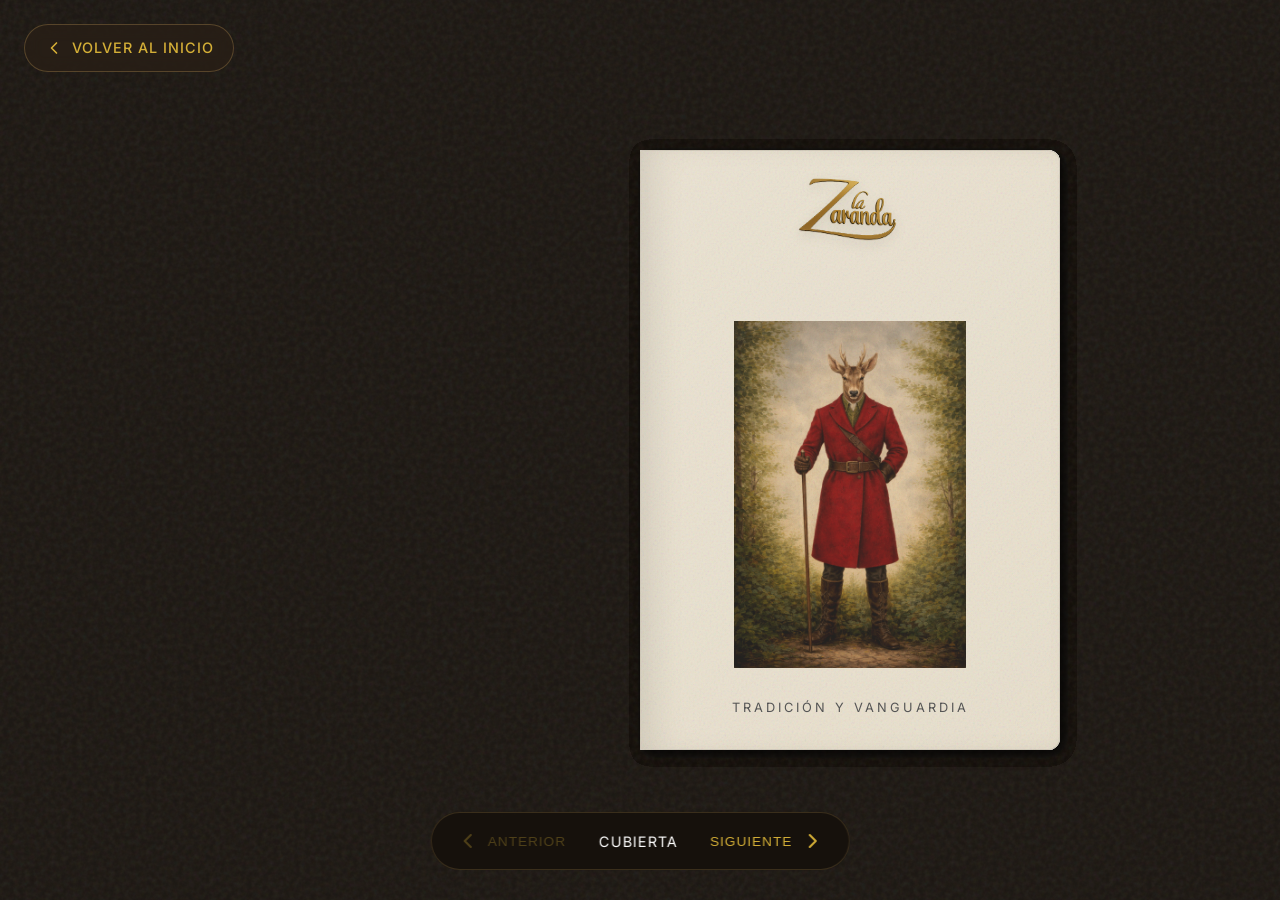
<file: carta.html>
<!DOCTYPE html>
<html lang="es">
<head>
    <meta charset="UTF-8">
    <meta name="viewport" content="width=device-width, initial-scale=1.0">
    <title>Carta y Menú de Caza | Restaurante La Zaranda | Almagro y Ciudad Real</title>
    <meta name="description" content="Explora la carta de La Zaranda: Especialidades en carne de caza de la provincia de Ciudad Real, cocina manchega y platos gourmet en Almagro y alrededores.">
    <!-- Google Fonts -->
    <link rel="preconnect" href="https://fonts.googleapis.com">
    <link rel="preconnect" href="https://fonts.gstatic.com" crossorigin>
    <link href="https://fonts.googleapis.com/css2?family=Playfair+Display:ital,wght@0,400;0,600;0,700;1,400;1,600&family=Inter:wght@300;400;500;600&display=swap" rel="stylesheet">
    <!-- Favicon -->
    <link rel="icon" type="image/png" href="assets/images/favicon_corzo.png">
    <link rel="apple-touch-icon" href="assets/images/favicon_corzo.png">
    <!-- Custom CSS -->
    <link rel="stylesheet" href="carta.css">
</head>
<body>
    <!-- Preloader -->
    <div id="preloader">
        <div class="loader-content">
            <img src="assets/images/logo.png" alt="La Zaranda Logo" class="loader-logo">
            <div class="loader-bar"></div>
        </div>
    </div>

    <!-- Navbar / Back button -->
    <nav class="carta-nav">
        <a href="index.html" class="back-link">
            <svg xmlns="http://www.w3.org/2000/svg" width="20" height="20" viewBox="0 0 24 24" fill="none" stroke="currentColor" stroke-width="2" stroke-linecap="round" stroke-linejoin="round">
                <path d="m15 18-6-6 6-6"/>
            </svg>
            <span class="back-link-text">Volver al Inicio</span>
        </a>
    </nav>

    <div class="book-container">

        <!-- Mobile Page Viewer (visible only on mobile, built by JS) -->
        <div class="mobile-viewer" id="mobileViewer"></div>

        <div class="book-nav">
            <button id="prevBtn" class="nav-btn" aria-label="Página anterior">
                <svg xmlns="http://www.w3.org/2000/svg" width="24" height="24" viewBox="0 0 24 24" fill="none" stroke="currentColor" stroke-width="2" stroke-linecap="round" stroke-linejoin="round"><path d="m15 18-6-6 6-6"/></svg>
                Anterior
            </button>
            <span id="pageCounter" class="page-counter">Cubierta</span>
            <button id="nextBtn" class="nav-btn" aria-label="Página siguiente">
                Siguiente
                <svg xmlns="http://www.w3.org/2000/svg" width="24" height="24" viewBox="0 0 24 24" fill="none" stroke="currentColor" stroke-width="2" stroke-linecap="round" stroke-linejoin="round"><path d="m9 18 6-6-6-6"/></svg>
            </button>
        </div>

        <div class="book" id="book">

            <!-- LEAF 0: Portada & Índice -->
            <div class="leaf" data-leaf="0">
                <div class="face front leaf-cover">
                    <div class="cover-content">
                        <img src="assets/images/logo.png" alt="La Zaranda Logo" class="carta-logo">
                        <img src="assets/images/ciervolazaranda.png" alt="Ilustración Ciervo" class="deer-artwork">
                        <p class="cover-subtitle">Tradición y Vanguardia</p>
                    </div>
                </div>
                <div class="face back leaf-inner">
                    <div class="inner-aesthetic index-page">
                        <img src="assets/images/logo.png" alt="Logo La Zaranda" class="index-logo">
                        <h2 class="section-title">Índice</h2>
                        <ul class="index-list">
                            <li class="index-item" data-mobile="2" data-desktop="1">
                                <span class="index-name">Menú Degustación</span><span class="index-dots"></span><span class="index-pg">1</span>
                            </li>
                            <li class="index-item" data-mobile="3" data-desktop="2">
                                <span class="index-name">Nuestras Carnes</span><span class="index-dots"></span><span class="index-pg">2</span>
                            </li>
                            <li class="index-item" data-mobile="5" data-desktop="3">
                                <span class="index-name">Nos vamos de Caza</span><span class="index-dots"></span><span class="index-pg">4</span>
                            </li>
                            <li class="index-item" data-mobile="7" data-desktop="4">
                                <span class="index-name">Algo del mar</span><span class="index-dots"></span><span class="index-pg">6</span>
                            </li>
                            <li class="index-item" data-mobile="9" data-desktop="5">
                                <span class="index-name">Ensaladas</span><span class="index-dots"></span><span class="index-pg">8</span>
                            </li>
                            <li class="index-item" data-mobile="10" data-desktop="5">
                                <span class="index-name">Algo más</span><span class="index-dots"></span><span class="index-pg">9</span>
                            </li>
                            <li class="index-item" data-mobile="11" data-desktop="6">
                                <span class="index-name">Croquetas y más</span><span class="index-dots"></span><span class="index-pg">10</span>
                            </li>
                            <li class="index-item" data-mobile="12" data-desktop="6">
                                <span class="index-name">Desayunos y Gildas</span><span class="index-dots"></span><span class="index-pg">11</span>
                            </li>
                            <li class="index-item" data-mobile="13" data-desktop="7">
                                <span class="index-name">Postres</span><span class="index-dots"></span><span class="index-pg">12</span>
                            </li>
                            <li class="index-item" data-mobile="14" data-desktop="7">
                                <span class="index-name">Vinos y Bebidas</span><span class="index-dots"></span><span class="index-pg">13</span>
                            </li>
                        </ul>
                    </div>
                </div>
            </div>

            <!-- LEAF 1: Menú Degustación (p1) & Nuestras Carnes I (p2) -->
            <div class="leaf" data-leaf="1">
                <div class="face front leaf-page">
                    <div class="page-content">
                        <span class="page-number right">1</span>
                        <h2 class="section-title">Menú Degustación</h2>
                        <div class="menu-degustacion-box">
                            <p class="price-big">35€</p>
                            <p class="subtitle-deg">IVA incluido. Servicio de pan y agua incluidos.</p>

                            <h3 class="submenu-title">Entrantes</h3>
                            <ul class="deg-list small">
                                <li>Ensalada gourmet con crema de mango</li>
                                <li>Croqueta de jamón ibérico</li>
                                <li>Puerros confitados a la brasa con salsa romescu</li>
                                <li>Gambón de abordo a la plancha</li>
                            </ul>

                            <h3 class="submenu-title">Segundos a elegir</h3>
                            <ul class="deg-list small">
                                <li>Abanico ibérico a la plancha</li>
                                <li>Magret de pato con mermelada de higos</li>
                                <li>Rabo de toro a la cordobesa</li>
                                <li>Bacalao en tempura con asadillo</li>
                                <li>Tataki de atún rojo</li>
                                <li>Roti de cochinillo</li>
                                <li>Pescado del día</li>
                            </ul>
                            <h3 class="submenu-title">Postre</h3>
                        </div>
                    </div>
                </div>
                <div class="face back leaf-page">
                    <div class="page-content">
                        <span class="page-number left">2</span>
                        <h2 class="section-title">Nuestras Carnes</h2>
                        <article class="menu-item"><div class="item-header"><h3 class="item-name">Torreznos de Soria</h3><div class="item-dots"></div><span class="item-price">16€</span></div><p class="item-desc">Alérgenos: lácteos</p></article>
                        <article class="menu-item"><div class="item-header"><h3 class="item-name">Mollejas de cordero lechal</h3><div class="item-dots"></div><span class="item-price">20€</span></div><p class="item-desc">Alérgenos: lácteos</p></article>
                        <article class="menu-item"><div class="item-header"><h3 class="item-name">Entrecot de vaca</h3><div class="item-dots"></div><span class="item-price">22€</span></div><p class="item-desc">300g aprox. Alérgenos: gluten (guarnición)</p></article>
                        <article class="menu-item"><div class="item-header"><h3 class="item-name">Rabo de toro a la cordobesa</h3><div class="item-dots"></div><span class="item-price">19€</span></div><p class="item-desc">Alérgenos: gluten, sulfitos</p></article>
                        <article class="menu-item"><div class="item-header"><h3 class="item-name">Cochinillo</h3><div class="item-dots"></div><span class="item-price">25€</span></div><p class="item-desc">Alérgenos: gluten, sulfitos, lácteos</p></article>
                    </div>
                </div>
            </div>

            <!-- LEAF 2: Nuestras Carnes II (p3) & Nos vamos de Caza I (p4) -->
            <div class="leaf" data-leaf="2">
                <div class="face front leaf-page">
                    <div class="page-content">
                        <span class="page-number right">3</span>
                        <article class="menu-item"><div class="item-header"><h3 class="item-name">Paletilla lechal</h3><div class="item-dots"></div><span class="item-price">25€</span></div><p class="item-desc">Alérgenos: gluten, sulfitos, lácteos</p></article>
                        <article class="menu-item"><div class="item-header"><h3 class="item-name">Abanico ibérico</h3><div class="item-dots"></div><span class="item-price">18€</span></div><p class="item-desc">A la plancha. Alérgenos: moluscos (guarnición)</p></article>
                        <article class="menu-item"><div class="item-header"><h3 class="item-name">Chuletillas de lechal</h3><div class="item-dots"></div><span class="item-price">3,50€/ud</span></div><p class="item-desc">Alérgenos: moluscos (guarnición)</p></article>
                        <article class="menu-item"><div class="item-header"><h3 class="item-name">Solomillo de vaca</h3><div class="item-dots"></div><span class="item-price">24€</span></div><p class="item-desc">Alérgenos: moluscos (guarnición)</p></article>
                    </div>
                </div>
                <div class="face back leaf-page">
                    <div class="page-content">
                        <span class="page-number left">4</span>
                        <h2 class="section-title">Nos vamos de Caza</h2>
                        <article class="menu-item"><div class="item-header"><h3 class="item-name">Shusi de caza</h3><div class="item-dots"></div><span class="item-price">16€</span></div><p class="item-desc">Alérgenos: pescado, sulfitos, soja</p></article>
                        <article class="menu-item"><div class="item-header"><h3 class="item-name">Tataki de corzo con pistacho</h3><div class="item-dots"></div><span class="item-price">20€</span></div><p class="item-desc">Alérgenos: frutos cáscara, soja, apio</p></article>
                        <article class="menu-item"><div class="item-header"><h3 class="item-name">Cachopo de ciervo</h3><div class="item-dots"></div><span class="item-price">20€</span></div><p class="item-desc">Alérgenos: gluten, lácteos, huevos, altramuz</p></article>
                        <article class="menu-item"><div class="item-header"><h3 class="item-name">Lomo de gamo con puré de manzana</h3><div class="item-dots"></div><span class="item-price">22€</span></div><p class="item-desc">Alérgenos: sulfitos, apio, lácteos</p></article>
                        <article class="menu-item"><div class="item-header"><h3 class="item-name">Magret de pato con mermelada de higos</h3><div class="item-dots"></div><span class="item-price">18€</span></div></article>
                    </div>
                </div>
            </div>

            <!-- LEAF 3: Nos vamos de Caza II (p5) & Algo del mar I (p6) -->
            <div class="leaf" data-leaf="3">
                <div class="face front leaf-page">
                    <div class="page-content">
                        <span class="page-number right">5</span>
                        <article class="menu-item"><div class="item-header"><h3 class="item-name">Lingote de lomo de corzo</h3><div class="item-dots"></div><span class="item-price">20€</span></div></article>
                        <article class="menu-item"><div class="item-header"><h3 class="item-name">Lomo de venado con boletus</h3><div class="item-dots"></div><span class="item-price">20€</span></div></article>
                        <article class="menu-item"><div class="item-header"><h3 class="item-name">Perdiz escabechada</h3><div class="item-dots"></div><span class="item-price">21€</span></div></article>
                        <article class="menu-item"><div class="item-header"><h3 class="item-name">Entrecot de ciervo</h3><div class="item-dots"></div><span class="item-price">22€</span></div></article>
                    </div>
                </div>
                <div class="face back leaf-page">
                    <div class="page-content">
                        <span class="page-number left">6</span>
                        <h2 class="section-title">Algo del mar</h2>
                        <article class="menu-item"><div class="item-header"><h3 class="item-name">Lomo de sardina</h3><div class="item-dots"></div><span class="item-price">2,50€</span></div></article>
                        <article class="menu-item"><div class="item-header"><h3 class="item-name">Tataki de atún</h3><div class="item-dots"></div><span class="item-price">19€</span></div><p class="item-desc">Alérgenos: pescado, soja</p></article>
                        <article class="menu-item"><div class="item-header"><h3 class="item-name">Calamar a la plancha</h3><div class="item-dots"></div><span class="item-price">20€</span></div><p class="item-desc">Nacional. Alérgenos: moluscos</p></article>
                        <article class="menu-item"><div class="item-header"><h3 class="item-name">Zamburiñas</h3><div class="item-dots"></div><span class="item-price">3€/ud</span></div><p class="item-desc">Alérgenos: moluscos, crustáceos</p></article>
                        <article class="menu-item"><div class="item-header"><h3 class="item-name">Bacalao a la riojana</h3><div class="item-dots"></div><span class="item-price">20€</span></div><p class="item-desc">Alérgenos: pescado, sulfitos</p></article>
                        <article class="menu-item"><div class="item-header"><h3 class="item-name">Mejillones al vapor</h3><div class="item-dots"></div><span class="item-price">14€</span></div><p class="item-desc">Alérgenos: moluscos</p></article>
                        <article class="menu-item"><div class="item-header"><h3 class="item-name">Calamares a la romana</h3><div class="item-dots"></div><span class="item-price">16€</span></div></article>
                    </div>
                </div>
            </div>

            <!-- LEAF 4: Algo del mar II (p7) & Ensaladas (p8) -->
            <div class="leaf" data-leaf="4">
                <div class="face front leaf-page">
                    <div class="page-content">
                        <span class="page-number right">7</span>
                        <article class="menu-item"><div class="item-header"><h3 class="item-name">Almejas</h3><div class="item-dots"></div><span class="item-price">s.m.</span></div><p class="item-desc">Precio según mercado. Alérgenos: moluscos</p></article>
                        <article class="menu-item"><div class="item-header"><h3 class="item-name">Tartar de atún con aguacate</h3><div class="item-dots"></div><span class="item-price">19€</span></div><p class="item-desc">Alérgenos: pescado, soja, sésamo</p></article>
                        <article class="menu-item"><div class="item-header"><h3 class="item-name">Pulpo a la brasa con crema de patata</h3><div class="item-dots"></div><span class="item-price">22€</span></div><p class="item-desc">Alérgenos: moluscos, lácteos</p></article>
                        <article class="menu-item"><div class="item-header"><h3 class="item-name">Ostras</h3><div class="item-dots"></div><span class="item-price">4,50€</span></div></article>
                        <article class="menu-item"><div class="item-header"><h3 class="item-name">Morritos de bacalao</h3><div class="item-dots"></div><span class="item-price">18€</span></div><p class="item-desc">Alérgenos: pescado, moluscos</p></article>
                        <article class="menu-item"><div class="item-header"><h3 class="item-name">Gamba a la plancha</h3><div class="item-dots"></div><span class="item-price">25€</span></div></article>
                    </div>
                </div>
                <div class="face back leaf-page">
                    <div class="page-content">
                        <span class="page-number left">8</span>
                        <h2 class="section-title">Ensaladas</h2>
                        <article class="menu-item"><div class="item-header"><h3 class="item-name">Ensalada gourmet</h3><div class="item-dots"></div><span class="item-price">15€</span></div><p class="item-desc">Tomate, cebolla morada y pimiento rojo asado. Alérgenos: sulfitos</p></article>
                        <article class="menu-item"><div class="item-header"><h3 class="item-name">Ensalada de perdiz</h3><div class="item-dots"></div><span class="item-price">18€</span></div><p class="item-desc">Lechuga escabechada, tomate y cítricos. Alérgenos: sulfitos, mostaza</p></article>
                        <article class="menu-item"><div class="item-header"><h3 class="item-name">Ensalada de burrata</h3><div class="item-dots"></div><span class="item-price">15€</span></div><p class="item-desc">Tomate, burrata, sésamo negro y cebolla frita. Alérgenos: lácteos, sésamo, gluten</p></article>
                        <article class="menu-item"><div class="item-header"><h3 class="item-name">Ensalada de ventresca</h3><div class="item-dots"></div><span class="item-price">16€</span></div><p class="item-desc">Tomate, ventresca y cebolla morada. Alérgenos: pescado, sulfitos</p></article>
                        <article class="menu-item"><div class="item-header"><h3 class="item-name">Ensalada de taco de bonito</h3><div class="item-dots"></div><span class="item-price">18€</span></div><p class="item-desc">Alérgenos: pescado, gluten</p></article>
                        <article class="menu-item"><div class="item-header"><h3 class="item-name">Ensalada de burrata con tartar de atún</h3><div class="item-dots"></div><span class="item-price">19€</span></div></article>
                        <article class="menu-item"><div class="item-header"><h3 class="item-name">Tomate aliñado</h3><div class="item-dots"></div><span class="item-price">10€</span></div></article>
                    </div>
                </div>
            </div>

            <!-- LEAF 5: Algo más (p9) & Croquetas/Ensaladillas/Hamburguesas (p10) -->
            <div class="leaf" data-leaf="5">
                <div class="face front leaf-page">
                    <div class="page-content">
                        <span class="page-number right">9</span>
                        <h2 class="section-title">Algo más</h2>
                        <article class="menu-item"><div class="item-header"><h3 class="item-name">Jamón ibérico</h3><div class="item-dots"></div><span class="item-price">20€</span></div></article>
                        <article class="menu-item"><div class="item-header"><h3 class="item-name">Queso manchego</h3><div class="item-dots"></div><span class="item-price">14€</span></div><p class="item-desc">Alérgenos: lácteos</p></article>
                        <article class="menu-item"><div class="item-header"><h3 class="item-name">Cecina de vaca</h3><div class="item-dots"></div><span class="item-price">20€</span></div></article>
                        <article class="menu-item"><div class="item-header"><h3 class="item-name">Flor de alcachofa</h3><div class="item-dots"></div><span class="item-price">4€</span></div><p class="item-desc">Alérgenos: huevos, sulfitos</p></article>
                        <article class="menu-item"><div class="item-header"><h3 class="item-name">Huevos rotos con jamón</h3><div class="item-dots"></div><span class="item-price">16€</span></div><p class="item-desc">Alérgenos: huevos, sulfitos</p></article>
                        <article class="menu-item"><div class="item-header"><h3 class="item-name">Patatas Lucio</h3><div class="item-dots"></div><span class="item-price">12€</span></div><p class="item-desc">Alérgenos: huevos, sulfitos</p></article>
                    </div>
                </div>
                <div class="face back leaf-page">
                    <div class="page-content">
                        <span class="page-number left">10</span>
                        <h2 class="section-title">Croquetas</h2>
                        <article class="menu-item"><div class="item-header"><h3 class="item-name">Croquetas de jamón</h3><div class="item-dots"></div><span class="item-price">16€</span></div></article>
                        <article class="menu-item"><div class="item-header"><h3 class="item-name">Croquetas de rabo de toro</h3><div class="item-dots"></div><span class="item-price">16€</span></div></article>
                        <article class="menu-item"><div class="item-header"><h3 class="item-name">Croquetas de ciervo</h3><div class="item-dots"></div><span class="item-price">16€</span></div></article>
                        <article class="menu-item"><div class="item-header"><h3 class="item-name">Croquetas de perdiz</h3><div class="item-dots"></div><span class="item-price">16€</span></div></article>
                        <article class="menu-item"><div class="item-header"><h3 class="item-name">Empanadilla de ciervo</h3><div class="item-dots"></div><span class="item-price">4€</span></div></article>
                        <h2 class="section-title">Ensaladillas</h2>
                        <article class="menu-item"><div class="item-header"><h3 class="item-name">Ensaladilla rusa</h3><div class="item-dots"></div><span class="item-price">13€</span></div></article>
                        <article class="menu-item"><div class="item-header"><h3 class="item-name">Ensaladilla de perdiz</h3><div class="item-dots"></div><span class="item-price">16€</span></div></article>
                        <article class="menu-item"><div class="item-header"><h3 class="item-name">Ensaladilla de mar</h3><div class="item-dots"></div><span class="item-price">15€</span></div></article>
                        <article class="menu-item"><div class="item-header"><h3 class="item-name">Ensaladilla ibérica</h3><div class="item-dots"></div><span class="item-price">16€</span></div></article>
                        <h2 class="section-title">Hamburguesas</h2>
                        <article class="menu-item"><div class="item-header"><h3 class="item-name">Hamburguesa de caza</h3><div class="item-dots"></div><span class="item-price">14€</span></div></article>
                        <article class="menu-item"><div class="item-header"><h3 class="item-name">Hamburguesa de vaca</h3><div class="item-dots"></div><span class="item-price">14€</span></div></article>
                    </div>
                </div>
            </div>

            <!-- LEAF 6: Desayunos y Gildas (p11) & Postres (p12) -->
            <div class="leaf" data-leaf="6">
                <div class="face front leaf-page">
                    <div class="page-content">
                        <span class="page-number right">11</span>
                        <h2 class="section-title">Desayunos</h2>
                        <article class="menu-item"><div class="item-header"><h3 class="item-name">Mollete de tortilla con pimientos</h3><div class="item-dots"></div><span class="item-price">3,50€</span></div></article>
                        <article class="menu-item"><div class="item-header"><h3 class="item-name">Mollete vegetal</h3><div class="item-dots"></div><span class="item-price">3,50€</span></div><p class="item-desc">Lechuga, tomate, aguacate y queso tierno</p></article>
                        <article class="menu-item"><div class="item-header"><h3 class="item-name">Mollete ibérico</h3><div class="item-dots"></div><span class="item-price">5€</span></div><p class="item-desc">Tomate, jamón y alove</p></article>
                        <article class="menu-item"><div class="item-header"><h3 class="item-name">Mollete piripi</h3><div class="item-dots"></div><span class="item-price">4€</span></div><p class="item-desc">Lomo, bacon y queso</p></article>
                        <article class="menu-item"><div class="item-header"><h3 class="item-name">Mollete de alove y tomate</h3><div class="item-dots"></div><span class="item-price">2,50€</span></div></article>
                        <article class="menu-item"><div class="item-header"><h3 class="item-name">Mollete de mantequilla y mermelada</h3><div class="item-dots"></div><span class="item-price">2,50€</span></div></article>
                        <div class="page-divider"></div>
                        <h2 class="section-title">Gildas</h2>
                        <article class="menu-item"><div class="item-header"><h3 class="item-name">Gilda de cecina</h3><div class="item-dots"></div><span class="item-price">2€</span></div></article>
                        <article class="menu-item"><div class="item-header"><h3 class="item-name">Gilda de ventresca</h3><div class="item-dots"></div><span class="item-price">2€</span></div></article>
                        <article class="menu-item"><div class="item-header"><h3 class="item-name">Gilda de pulpo</h3><div class="item-dots"></div><span class="item-price">2€</span></div></article>
                        <article class="menu-item"><div class="item-header"><h3 class="item-name">Gilda de sardina</h3><div class="item-dots"></div><span class="item-price">2€</span></div></article>
                    </div>
                </div>
                <div class="face back leaf-page">
                    <div class="page-content">
                        <span class="page-number left">12</span>
                        <h2 class="section-title">Postres</h2>
                        <article class="menu-item"><div class="item-header"><h3 class="item-name">Brownie de chocolate</h3><div class="item-dots"></div><span class="item-price">5,8€</span></div><p class="item-desc">Con helado de vainilla. Alérgenos: gluten, huevos, lácteos</p></article>
                        <article class="menu-item"><div class="item-header"><h3 class="item-name">Tarta de queso</h3><div class="item-dots"></div><span class="item-price">5,8€</span></div><p class="item-desc">Con helado de nata. Alérgenos: huevos, lácteos</p></article>
                        <article class="menu-item"><div class="item-header"><h3 class="item-name">Pannacotta choco blanco</h3><div class="item-dots"></div><span class="item-price">5,5€</span></div><p class="item-desc">Helado de choco negro. Alérgenos: lácteos</p></article>
                        <article class="menu-item"><div class="item-header"><h3 class="item-name">Tarta queso y café</h3><div class="item-dots"></div><span class="item-price">5,8€</span></div><p class="item-desc">Con helado de nata. Alérgenos: huevos, lácteos</p></article>
                        <article class="menu-item"><div class="item-header"><h3 class="item-name">Bizcocho de manzana</h3><div class="item-dots"></div><span class="item-price">5,9€</span></div><p class="item-desc">Zanahoria, choco y crema inglesa. Alérgenos: gluten, frutos cáscara</p></article>
                        <article class="menu-item"><div class="item-header"><h3 class="item-name">Tiramisú</h3><div class="item-dots"></div><span class="item-price">5,2€</span></div><p class="item-desc">Receta clásica</p></article>
                    </div>
                </div>
            </div>

            <!-- LEAF 7: Vinos Tintos I (p13) & Vinos Tintos II (p14) -->
            <div class="leaf" data-leaf="7">
                <div class="face front leaf-page dark">
                    <div class="page-content">
                        <span class="page-number right">13</span>
                        <h2 class="section-title">Vinos Tintos</h2>
                        <article class="menu-item"><div class="item-header"><h3 class="item-name">GSM (Castaño)</h3><div class="item-dots"></div><span class="item-price">15,5€</span></div></article>
                        <article class="menu-item"><div class="item-header"><h3 class="item-name">Santa (Castaño)</h3><div class="item-dots"></div><span class="item-price">23€</span></div></article>
                        <article class="menu-item"><div class="item-header"><h3 class="item-name">Solanera (Castaño)</h3><div class="item-dots"></div><span class="item-price">24€</span></div></article>
                        <article class="menu-item"><div class="item-header"><h3 class="item-name">Colección (Castaño)</h3><div class="item-dots"></div><span class="item-price">24€</span></div></article>
                        <article class="menu-item"><div class="item-header"><h3 class="item-name">Consentido syrah (Purisima)</h3><div class="item-dots"></div><span class="item-price">15,5€</span></div></article>
                        <article class="menu-item"><div class="item-header"><h3 class="item-name">Old hands roble (Purisima)</h3><div class="item-dots"></div><span class="item-price">16,5€</span></div></article>
                    </div>
                </div>
                <div class="face back leaf-page dark">
                    <div class="page-content">
                        <span class="page-number left">14</span>
                        <h2 class="section-title">Vinos Tintos II</h2>
                        <article class="menu-item"><div class="item-header"><h3 class="item-name">Premium (Purisima)</h3><div class="item-dots"></div><span class="item-price">22€</span></div></article>
                        <article class="menu-item"><div class="item-header"><h3 class="item-name">Filarmonia (Purisima)</h3><div class="item-dots"></div><span class="item-price">16,5€</span></div></article>
                        <article class="menu-item"><div class="item-header"><h3 class="item-name">Tranco (Barahonda)</h3><div class="item-dots"></div><span class="item-price">14,5€</span></div></article>
                        <article class="menu-item"><div class="item-header"><h3 class="item-name">Barahonda barrica</h3><div class="item-dots"></div><span class="item-price">16€</span></div></article>
                        <article class="menu-item"><div class="item-header"><h3 class="item-name">Summum (Barahonda)</h3><div class="item-dots"></div><span class="item-price">25€</span></div></article>
                    </div>
                </div>
            </div>

            <!-- LEAF 8: Blancos y Bebidas (p15) & Contraportada -->
            <div class="leaf" data-leaf="8">
                <div class="face front leaf-page dark">
                    <div class="page-content">
                        <span class="page-number right">15</span>
                        <h2 class="section-title">Blancos y Bebidas</h2>
                        <article class="menu-item"><div class="item-header"><h3 class="item-name">Castaño blanco</h3><div class="item-dots"></div><span class="item-price">14,5€</span></div></article>
                        <article class="menu-item"><div class="item-header"><h3 class="item-name">Barahonda blanco</h3><div class="item-dots"></div><span class="item-price">14,5€</span></div></article>
                        <div class="page-divider light"></div>
                        <h2 class="section-title">Bebidas</h2>
                        <article class="menu-item"><div class="item-header"><h3 class="item-name">Agua 1L / 500ml</h3><div class="item-dots"></div><span class="item-price">2,8€ / 1,8€</span></div></article>
                        <article class="menu-item"><div class="item-header"><h3 class="item-name">Refrescos / Caña</h3><div class="item-dots"></div><span class="item-price">2,5€</span></div></article>
                    </div>
                </div>
                <div class="face back leaf-cover back-cover">
                    <div class="cover-content">
                        <div class="divider"></div>
                        <img src="assets/images/logo.png" alt="La Zaranda Logo" class="carta-logo small">
                        <p class="back-text">Gracias por su visita</p>
                        <div class="divider"></div>
                    </div>
                </div>
            </div>

        </div>
    </div>

    <!-- Scripts -->
    <script src="carta.js"></script>
</body>
</html>
</file>
<file: styles.css>
:root {
    --color-primary: #C5A059; /* Golden tone from logo */
    --color-primary-dark: #A68343;
    --color-bg: #FAFAFA;
    --color-surface: #FFFFFF;
    --color-text: #2D2D2D;
    --color-text-light: #666666;
    --color-wood: #543E2E; /* Wood tone from door */
    
    --font-heading: 'Playfair Display', serif;
    --font-body: 'Inter', sans-serif;
    
    --transition-smooth: all 0.4s cubic-bezier(0.25, 0.46, 0.45, 0.94);
    --transition-bounce: all 0.5s cubic-bezier(0.68, -0.55, 0.265, 1.55);
}

* {
    margin: 0;
    padding: 0;
    box-sizing: border-box;
}

html {
    scroll-behavior: smooth;
}

body {
    font-family: var(--font-body);
    color: var(--color-text);
    background-color: var(--color-bg);
    line-height: 1.6;
    overflow-x: hidden;
}

/* Typography */
h1, h2, h3, h4, .logo {
    font-family: var(--font-heading);
    font-weight: 600;
}

h1 {
    font-size: clamp(3rem, 8vw, 6rem);
    color: #fff;
    margin-bottom: 1rem;
    text-shadow: 2px 4px 8px rgba(0,0,0,0.5);
    letter-spacing: 2px;
}

h2 {
    font-size: clamp(2rem, 4vw, 3rem);
    color: var(--color-wood);
    margin-bottom: 1.5rem;
    position: relative;
    display: inline-block;
}

h2::after {
    content: '';
    position: absolute;
    bottom: -10px;
    left: 0;
    width: 60px;
    height: 3px;
    background-color: var(--color-primary);
    transition: width 0.3s ease;
}

.about-text:hover h2::after {
    width: 100%;
}

h3 {
    font-size: 1.5rem;
    color: var(--color-wood);
    margin-bottom: 1rem;
}

/* Navbar */
.navbar {
    position: fixed;
    top: 0;
    left: 0;
    width: 100%;
    z-index: 1000;
    transition: var(--transition-smooth);
    padding: 1.5rem 0;
    background: transparent;
}

.navbar.scrolled {
    background: rgba(255, 255, 255, 0.9);
    backdrop-filter: blur(10px);
    -webkit-backdrop-filter: blur(10px);
    box-shadow: 0 4px 30px rgba(0, 0, 0, 0.05);
    padding: 0.8rem 0;
}

.nav-container {
    max-width: 1400px;
    margin: 0 auto;
    padding: 0 5%;
    display: flex;
    justify-content: space-between;
    align-items: center;
}

.logo img {
    height: 50px;
    transform: scale(2.5);
    transform-origin: left center;
    transition: var(--transition-smooth);
    filter: drop-shadow(0 2px 4px rgba(0,0,0,0.3)); /* Visible on hero */
}

.navbar.scrolled .logo img {
    height: 40px;
    transform: scale(2.2);
    transform-origin: left center;
    filter: none;
}

.nav-links {
    display: flex;
    list-style: none;
    gap: 2.5rem;
}

.nav-links a {
    text-decoration: none;
    color: #fff;
    font-weight: 500;
    font-size: 1.05rem;
    transition: var(--transition-smooth);
    position: relative;
    text-shadow: 0 2px 4px rgba(0,0,0,0.5);
}

.navbar.scrolled .nav-links a {
    color: var(--color-text);
    text-shadow: none;
}

.nav-links a::after {
    content: '';
    position: absolute;
    bottom: -5px;
    left: 0;
    width: 0;
    height: 2px;
    background-color: var(--color-primary);
    transition: var(--transition-smooth);
}

.nav-links a:hover::after {
    width: 100%;
}

.nav-links a:hover {
    color: var(--color-primary);
}

/* Mobile Menu */
.hamburger {
    display: none;
    cursor: pointer;
}

.bar {
    display: block;
    width: 25px;
    height: 3px;
    margin: 5px auto;
    transition: all 0.3s ease-in-out;
    background-color: #fff;
}

.navbar.scrolled .bar {
    background-color: var(--color-text);
}

/* Hero Section */
.hero {
    position: relative;
    height: 100vh;
    display: flex;
    align-items: center;
    justify-content: center;
    text-align: center;
    overflow: hidden;
}

.hero-bg {
    position: absolute;
    top: 0;
    left: 0;
    width: 100%;
    height: 100%;
    z-index: -1;
    background-size: cover;
    background-position: top;
    background-attachment: fixed;
}

.hero-overlay {
    position: absolute;
    top: 0;
    left: 0;
    width: 100%;
    height: 100%;
    background: linear-gradient(to bottom, rgba(0,0,0,0.3), rgba(0,0,0,0.6));
}

.hero-content {
    position: relative;
    z-index: 1;
    max-width: 800px;
    padding: 0 20px;
}

.hero p {
    color: #f0f0f0;
    font-size: clamp(1.1rem, 2vw, 1.4rem);
    margin-bottom: 2.5rem;
    text-shadow: 1px 2px 4px rgba(0,0,0,0.6);
}

.btn {
    display: inline-block;
    padding: 1rem 2.5rem;
    text-decoration: none;
    border-radius: 50px;
    font-weight: 600;
    letter-spacing: 0.5px;
    transition: var(--transition-smooth);
    cursor: pointer;
    border: none;
}

.btn-primary {
    background-color: var(--color-primary);
    color: #fff;
    box-shadow: 0 4px 15px rgba(197, 160, 89, 0.4);
}

.btn-primary:hover {
    background-color: var(--color-primary-dark);
    transform: translateY(-3px);
    box-shadow: 0 8px 25px rgba(197, 160, 89, 0.5);
}

.hero-buttons {
    display: flex;
    gap: 1.5rem;
    justify-content: center;
    flex-wrap: wrap; /* in case screen is too small */
}

.btn-secondary {
    background-color: transparent;
    color: #fff;
    border: 2px solid #fff;
    backdrop-filter: blur(5px);
    -webkit-backdrop-filter: blur(5px);
}

.btn-secondary:hover {
    background-color: #fff;
    color: var(--color-text);
    transform: translateY(-3px);
    box-shadow: 0 8px 25px rgba(255, 255, 255, 0.3);
}

/* About Section */
.about {
    padding: 8rem 5%;
    max-width: 1400px;
    margin: 0 auto;
}

.about-container {
    display: flex;
    align-items: center;
    gap: 4rem;
}

/* Specific styling to reduce height for 'Un Rincón Especial' */
.rincon-especial-container {
    margin-top: 0;
    margin-bottom: 0;
}

.rincon-especial-container .about-image {
    max-height: 700px;
}

.rincon-especial-container .about-image img {
    height: 100%;
    width: 100%;
    object-fit: cover;
    object-position: center;
}

.about-container.reverse {
    flex-direction: row-reverse;
}

.mt-lg {
    margin-top: 8rem;
}

.about-text {
    flex: 1;
    padding: 2rem;
}

.about-text p {
    font-size: 1.15rem;
    color: var(--color-text-light);
    margin-bottom: 1.5rem;
}

.about-image {
    flex: 1;
    position: relative;
    border-radius: 20px;
    overflow: hidden;
}

.about-image .carousel {
    max-width: none;
    height: 600px;
    box-shadow: 0 30px 60px -12px rgba(0, 0, 0, 0.3);
}

@media (max-width: 768px) {
    .about-image .carousel {
        height: 400px;
    }
}

/* Platos Estrella highlighted section */
.platos {
    background-color: #1a1816; /* Dark warm brownish-gray */
    color: #ffffff;
    padding: 6rem 5%;
}

.platos h2 {
    color: var(--color-primary);
}

.platos p {
    color: #cccccc;
}

/* When about-image is also a collage, override overflow restriction */
.about-image.collage-grid {
    overflow: visible;
    border-radius: 0;
}

.about-image::before {
    content: '';
    position: absolute;
    inset: 0;
    border: 1px solid rgba(255,255,255,0.2);
    border-radius: 20px;
    z-index: 2;
    pointer-events: none;
}

/* No pseudo border on collage or carousel */
.about-image.collage-grid::before,
.platos .about-image::before {
    display: none;
}

.about-image img {
    width: 100%;
    height: auto;
    display: block;
    transition: transform 0.7s ease;
}

.about-container:hover .about-image img {
    transform: scale(1.03);
}

/* Info Section */
.info {
    position: relative;
    padding: 8rem 5%;
    background-color: var(--color-wood);
    color: #fff;
    overflow: hidden;
}

/* Pseudo element for background with mix blend mode for a rich look */
.info::before {
    content: '';
    position: absolute;
    top: 0;
    left: 0;
    width: 100%;
    height: 100%;
    background-image: url('assets/images/interior_tables.jpg');
    background-size: cover;
    background-position: center;
    background-attachment: fixed;
    opacity: 0.15;
    mix-blend-mode: multiply;
}

.info-content-wrapper {
    position: relative;
    z-index: 1;
    max-width: 1000px;
    margin: 0 auto;
}

.info-card {
    background: rgba(255, 255, 255, 0.05);
    backdrop-filter: blur(15px);
    -webkit-backdrop-filter: blur(15px);
    border: 1px solid rgba(255, 255, 255, 0.1);
    border-radius: 24px;
    padding: 4rem;
    display: grid;
    grid-template-columns: 1fr 1fr;
    gap: 4rem;
    box-shadow: 0 25px 50px rgba(0,0,0,0.2);
}

.info-section h3 {
    color: var(--color-primary);
    margin-bottom: 2rem;
    font-size: 2rem;
}

.info-section p {
    font-size: 1.1rem;
    margin-bottom: 1rem;
    color: rgba(255,255,255,0.9);
}

.info-section a {
    color: var(--color-primary);
    text-decoration: none;
    transition: color 0.3s;
}

.info-section a:hover {
    color: #fff;
}

.schedule {
    list-style: none;
}

.schedule li {
    display: flex;
    justify-content: space-between;
    padding: 0.8rem 0;
    border-bottom: 1px solid rgba(255,255,255,0.1);
    font-size: 1.1rem;
}

.schedule li:last-child {
    border-bottom: none;
}

.schedule small {
    display: block;
    font-size: 0.8rem;
    color: rgba(255,255,255,0.6);
    text-align: right;
}

.social-links {
    margin-top: 2rem;
}

.social-btn {
    display: inline-flex;
    align-items: center;
    gap: 0.8rem;
    padding: 0.8rem 1.5rem;
    background: rgba(255,255,255,0.1);
    border: 1px solid rgba(255,255,255,0.2);
    border-radius: 50px;
    color: #fff !important;
    font-weight: 500;
    transition: var(--transition-smooth);
}

.social-btn:hover {
    background: var(--color-primary);
    border-color: var(--color-primary);
    transform: translateY(-2px);
}

/* Section Eyebrow (shared) */
.section-eyebrow {
    display: inline-block;
    font-family: var(--font-body);
    font-size: 0.75rem;
    font-weight: 600;
    letter-spacing: 5px;
    text-transform: uppercase;
    color: var(--color-primary);
    margin-bottom: 1rem;
}

/* Galeria Platos Section */
.galeria-platos {
    padding: 8rem 0;
    background: var(--color-bg);
    overflow: hidden;
}

.galeria-wrapper {
    max-width: 100%;
    margin: 0;
}

.galeria-header {
    text-align: center;
    margin-bottom: 3.5rem;
    padding: 0 5%;
}

.galeria-header h2 {
    display: block;
    margin-bottom: 1rem;
}

.galeria-header h2::after {
    left: 50%;
    transform: translateX(-50%);
}

.galeria-header p {
    color: var(--color-text-light);
    font-size: 1.1rem;
    max-width: 600px;
    margin: 1.5rem auto 0;
    line-height: 1.8;
}

/* Carousel track - Auto Scroll */
.galeria-carousel {
    position: relative;
    overflow: hidden;
    -webkit-mask-image: linear-gradient(to right, transparent, black 10%, black 90%, transparent);
    mask-image: linear-gradient(to right, transparent, black 10%, black 90%, transparent);
    padding: 10px 0;
}

.galeria-inner {
    display: flex;
    gap: 20px;
    width: 100%;
    overflow-x: hidden;
    padding-bottom: 20px;
}


.galeria-item {
    width: 420px;
    flex-shrink: 0;
    border-radius: 18px;
    overflow: hidden;
    aspect-ratio: 16/10;
    box-shadow: 0 12px 36px rgba(0,0,0,0.12);
    transition: transform 0.4s ease, box-shadow 0.4s ease;
}

.galeria-item:hover {
    transform: translateY(-8px) scale(1.02);
    box-shadow: 0 24px 50px rgba(0,0,0,0.25);
    z-index: 10;
}

.galeria-item img,
.galeria-item video {
    width: 100%;
    height: 100%;
    object-fit: cover;
    display: block;
    pointer-events: none;
    transition: transform 0.8s ease;
}

.galeria-item:hover img,
.galeria-item:hover video {
    transform: scale(1.08);
}

@media (max-width: 992px) {
    .galeria-item { width: 280px; }
}

@media (max-width: 600px) {
    .galeria-item { width: 260px; }
}

/* Video Section */
.video-section {
    padding: 8rem 5%;
    background: #f5ede0;
    text-align: center;
}

.video-wrapper {
    max-width: 960px;
    margin: 0 auto;
}

.video-wrapper h2 {
    display: block;
    margin-bottom: 3rem;
}

.video-wrapper h2::after {
    left: 50%;
    transform: translateX(-50%);
}

.video-wrapper .section-eyebrow {
    margin-bottom: 1rem;
}

.video-container {
    position: relative;
    padding-bottom: 56.25%;
    height: 0;
    overflow: hidden;
    border-radius: 22px;
    box-shadow: 0 30px 70px rgba(0,0,0,0.18);
}

.video-container iframe {
    position: absolute;
    top: 0;
    left: 0;
    width: 100%;
    height: 100%;
    border: 0;
}

/* Lazy-load video thumbnail */
.video-thumbnail {
    position: absolute;
    top: 0; left: 0;
    width: 100%;
    height: 100%;
    cursor: pointer;
    overflow: hidden;
    border-radius: 22px;
}

.video-thumbnail img {
    width: 100%;
    height: 100%;
    object-fit: cover;
    display: block;
    transition: transform 0.6s ease;
}

.video-thumbnail:hover img {
    transform: scale(1.04);
}

/* Dark overlay */
.video-overlay {
    position: absolute;
    inset: 0;
    background: rgba(0, 0, 0, 0.35);
    transition: background 0.3s ease;
    border-radius: 22px;
}

.video-thumbnail:hover .video-overlay {
    background: rgba(0, 0, 0, 0.25);
}

/* Play button */
.video-play-btn {
    position: absolute;
    top: 50%;
    left: 50%;
    transform: translate(-50%, -50%) scale(1);
    width: 80px;
    height: 80px;
    border-radius: 50%;
    background: rgba(197, 160, 89, 0.92);
    display: flex;
    align-items: center;
    justify-content: center;
    color: #fff;
    box-shadow: 0 8px 32px rgba(0,0,0,0.3);
    transition: transform 0.3s cubic-bezier(0.25, 0.46, 0.45, 0.94),
                background 0.3s ease,
                box-shadow 0.3s ease;
    z-index: 2;
}

.video-thumbnail:hover .video-play-btn {
    transform: translate(-50%, -50%) scale(1.12);
    background: var(--color-primary);
    box-shadow: 0 14px 48px rgba(197, 160, 89, 0.55);
}

.video-play-btn svg {
    margin-left: 5px; /* optical centering for play icon */
}




/* Map */
.map-container {
    margin-top: 2.5rem;
    border-radius: 16px;
    overflow: hidden;
    box-shadow: 0 10px 30px rgba(0,0,0,0.25);
    border: 1px solid rgba(255,255,255,0.1);
}

/* Footer */


footer {
    background-color: #1a1510;
    color: rgba(255,255,255,0.6);
    padding: 3rem 5%;
    text-align: center;
}

.footer-logos {
    display: flex;
    justify-content: center;
    align-items: center;
    gap: 7rem;
    width: 100%;
    max-width: 1400px;
    margin: 0 auto 2rem auto;
    flex-wrap: wrap;
}

.footer-logo {
    height: 130px;
    filter: brightness(0) invert(1);
    opacity: 0.8;
    max-width: 220px;
    object-fit: contain;
}

.footer-sponsor-logo {
    height: 95px;
    filter: brightness(0) invert(1);
    opacity: 0.7;
    max-width: 200px;
    object-fit: contain;
    transition: opacity 0.3s;
}

.footer-sponsor-logo:hover {
    opacity: 1;
}

.footer-sponsor-logo.logo-destacado {
    height: 125px;       
    max-width: none;     
    transform: scale(1.1); 
}

/* Animations */
.fade-in-up {
    opacity: 0;
    transform: translateY(30px);
    transition: opacity 0.8s ease-out, transform 0.8s ease-out;
}

.fade-in-up.active {
    opacity: 1;
    transform: translateY(0);
}

.slide-in-left {
    opacity: 0;
    transform: translateX(-50px);
    transition: opacity 0.8s ease-out, transform 0.8s ease-out;
}

.slide-in-left.active {
    opacity: 1;
    transform: translateX(0);
}

.slide-in-right {
    opacity: 0;
    transform: translateX(50px);
    transition: opacity 0.8s ease-out, transform 0.8s ease-out;
}

.slide-in-right.active {
    opacity: 1;
    transform: translateX(0);
}

.delay-1 { transition-delay: 0.2s; }
.delay-2 { transition-delay: 0.4s; }

/* Responsive animations */
@media(prefers-reduced-motion: reduce) {
    .fade-in-up, .slide-in-left, .slide-in-right {
        opacity: 1;
        transform: none;
        transition: none;
    }
}

/* Responsive Design */
@media (max-width: 992px) {
    .about-container, .about-container.reverse {
        flex-direction: column;
        gap: 2rem;
    }
    
    .info-card {
        grid-template-columns: 1fr;
        gap: 3rem;
        padding: 2.5rem;
    }
}

@media (max-width: 768px) {
    .hamburger {
        display: block;
        z-index: 1001;
    }

    .nav-links {
        position: fixed;
        top: 0;
        right: -100%;
        width: 100%;
        height: 100vh;
        background: rgba(255, 255, 255, 0.98);
        flex-direction: column;
        justify-content: center;
        align-items: center;
        transition: var(--transition-smooth);
        gap: 2rem;
    }

    .nav-links.active {
        right: 0;
    }

    .nav-links a {
        color: var(--color-text);
        font-size: 1.5rem;
        text-shadow: none;
    }
    
    .navbar .bar {
        background-color: #fff;
    }
    
    .navbar.scrolled .bar {
        background-color: var(--color-text);
    }
    
    .hamburger.active .bar:nth-child(2) {
        opacity: 0;
    }
    .hamburger.active .bar:nth-child(1) {
        transform: translateY(8px) rotate(45deg);
        background-color: var(--color-text);
    }
    .hamburger.active .bar:nth-child(3) {
        transform: translateY(-8px) rotate(-45deg);
        background-color: var(--color-text);
    }

    h1 {
        font-size: 2.5rem;
    }
    
    .schedule li {
        flex-direction: column;
        gap: 0.2rem;
    }
    
    .schedule li span:last-child {
        font-weight: 500;
        color: #fff;
    }
    .schedule small {
        text-align: left;
    }

    .form-row {
        grid-template-columns: 1fr;
    }

    .reservation-form {
        padding: 2rem 1.5rem;
    }
}
/* Preloader */
#preloader {
    position: fixed;
    top: 0;
    left: 0;
    width: 100%;
    height: 100%;
    background-color: var(--color-wood);
    display: flex;
    justify-content: center;
    align-items: center;
    z-index: 9999;
    transition: opacity 0.6s ease, visibility 0.6s;
}

#preloader.fade-out {
    opacity: 0;
    visibility: hidden;
}

.loader-content {
    text-align: center;
    display: flex;
    flex-direction: column;
    align-items: center;
    gap: 2rem;
}

.loader-logo {
    height: 80px;
    filter: brightness(0) invert(1);
    animation: pulse 2s infinite ease-in-out;
}

.loader-bar {
    width: 200px;
    height: 2px;
    background: rgba(255, 255, 255, 0.1);
    position: relative;
    overflow: hidden;
    border-radius: 2px;
}

.loader-bar::after {
    content: '';
    position: absolute;
    top: 0;
    left: 0;
    width: 40%;
    height: 100%;
    background: var(--color-primary);
    animation: loading 1.5s infinite ease-in-out;
}

/* Carousel Styles - Professional Edition */
.carousel {
    position: relative;
    width: 100%;
    max-width: 500px;
    height: 550px;
    margin: 0 auto;
    overflow: hidden;
    border-radius: 24px;
    box-shadow: 0 25px 50px -12px rgba(0, 0, 0, 0.5);
    background-color: #000;
}

.carousel-inner {
    display: flex;
    transition: transform 0.8s cubic-bezier(0.7, 0, 0.3, 1);
    height: 100%;
}

.carousel-item {
    min-width: 100%;
    position: relative;
    height: 100%;
    overflow: hidden;
}

/* Ken Burns effect on active carousel image */
.carousel-item img,
.carousel-item video {
    width: 100%;
    height: 100%;
    object-fit: cover;
    display: block;
    transition: transform 8s ease-out, filter 1.2s ease;
}

.carousel-item.active img {
    animation: kenburns 10s ease-in-out forwards;
}

@keyframes kenburns {
    0%   { transform: scale(1) translate(0, 0); }
    100% { transform: scale(1.12) translate(-1%, -1%); }
}

.carousel-control {
    position: absolute;
    top: 50%;
    transform: translateY(-50%);
    background: rgba(255, 255, 255, 0.1);
    backdrop-filter: blur(10px);
    -webkit-backdrop-filter: blur(10px);
    color: #fff;
    border: 1px solid rgba(255, 255, 255, 0.2);
    width: 54px;
    height: 54px;
    border-radius: 50%;
    cursor: pointer;
    font-size: 1.4rem;
    display: flex;
    align-items: center;
    justify-content: center;
    transition: all 0.3s ease;
    z-index: 10;
    box-shadow: 0 8px 32px rgba(0, 0, 0, 0.3);
}

.carousel-control:hover {
    background: var(--color-primary);
    border-color: var(--color-primary);
    transform: translateY(-50%) scale(1.1);
}

.carousel-control.prev { left: 20px; }
.carousel-control.next { right: 20px; }

.carousel-indicators {
    position: absolute;
    bottom: 30px;
    left: 50%;
    transform: translateX(-50%);
    display: flex;
    gap: 8px;
    z-index: 10;
}

.indicator {
    width: 25px;
    height: 3px;
    background: rgba(255, 255, 255, 0.3);
    border-radius: 2px;
    cursor: pointer;
    transition: all 0.4s ease;
}

.indicator.active {
    width: 50px;
    background: var(--color-primary);
}

@media (max-width: 768px) {
    .carousel {
        height: 420px;
        max-width: 100%;
        border-radius: 18px;
    }
    .carousel-control {
        width: 44px;
        height: 44px;
        font-size: 1.2rem;
    }
    .carousel-control.prev { left: 12px; }
    .carousel-control.next { right: 12px; }
    .caption-title {
        font-size: 1.5rem;
    }
}

@keyframes pulse {
    0%, 100% { transform: scale(1); opacity: 0.8; }
    50% { transform: scale(1.05); opacity: 1; }
}


.animate-spin {
    animation: rotate 1s linear infinite;
}


@keyframes rotate {
    from { transform: rotate(0deg); }
    to { transform: rotate(360deg); }
}



/* Collage Grid - Professional Editorial Style */
.collage-grid {
    display: grid;
    grid-template-columns: 1fr 1fr;
    grid-template-rows: auto;
    gap: 12px;
    padding: 0;
    box-shadow: none !important;
    background: transparent !important;
    overflow: visible !important;
    width: 100%;
}

.collage-item {
    position: relative;
    border-radius: 10px;
    overflow: hidden;
    box-shadow: 0 8px 24px rgba(0,0,0,0.18);
    z-index: 1;
    transition: box-shadow 0.3s ease;
}

.collage-item img {
    width: 100%;
    height: 100%;
    object-fit: cover;
    display: block;
}

.collage-item.item-1 {
    grid-column: 1;
    grid-row: 1 / 3;
    min-height: 260px;
}

.collage-item.item-2 {
    grid-column: 2;
    grid-row: 1;
    min-height: 124px;
}

.collage-item.item-3 {
    grid-column: 2;
    grid-row: 2;
    min-height: 124px;
}

.collage-item.item-4 {
    grid-column: 1;
    grid-row: 3;
    min-height: 170px;
}

.collage-item.item-5 {
    grid-column: 2;
    grid-row: 3;
    min-height: 170px;
}

.collage-item:hover {
    box-shadow: 0 16px 40px rgba(0,0,0,0.32);
}

@media (max-width: 768px) {
    .collage-grid {
        grid-template-columns: 1fr 1fr;
        gap: 8px;
    }
    .collage-item.item-1 { min-height: 160px; }
    .collage-item.item-2 { min-height: 76px; }
    .collage-item.item-3 { min-height: 76px; }
    .collage-item.item-4 { min-height: 110px; }
}

@media (max-width: 480px) {
    .collage-grid {
        grid-template-columns: 1fr;
    }
    .collage-item.item-1,
    .collage-item.item-2,
    .collage-item.item-3,
    .collage-item.item-4,
    .collage-item.item-5 {
        grid-column: 1;
        grid-row: auto;
        min-height: 180px;
    }
}

/* ══════════════════════════════════════════════════════════
   MOBILE-FIRST RESPONSIVE — Comprehensive
   ══════════════════════════════════════════════════════════ */

/* Fix background-attachment:fixed on iOS (causes zoom/flicker) */
@supports (-webkit-touch-callout: none) {
    .hero-bg,
    .info::before {
        background-attachment: scroll !important;
    }
}

/* Tablet */
@media (max-width: 992px) {
    .platos { padding: 5rem 5%; }
    .platos .about-container { flex-direction: column; gap: 2rem; }

    .galeria-platos { padding: 5rem 5%; }
    .video-section { padding: 5rem 5%; }
    .info { padding: 5rem 5%; }

    .footer-logo { height: 80px; }
    .footer-sponsor-logo.tall-logo { height: 80px; }
    .footer-sponsor-logo.clm-logo { height: 100px; }
}

/* Phone landscape / small tablet */
@media (max-width: 768px) {
    /* Hero */
    .hero { min-height: 100svh; }
    .hero-bg { background-attachment: scroll; }
    .hero-content { padding: 0 1.5rem; }
    .hero p { font-size: 1rem; margin-bottom: 2rem; }
    .hero-buttons { gap: 1rem; }
    .btn { padding: 0.85rem 2rem; font-size: 0.95rem; }

    /* Platos estrella */
    .platos { padding: 4rem 5%; }
    .platos .about-text { padding: 0; }

    /* Galería */
    .galeria-platos { padding: 4rem 4%; }
    .galeria-header p { font-size: 1rem; }

    /* Video */
    .video-section { padding: 4rem 4%; }
    .video-container { border-radius: 16px; }

    /* Info / Contact */
    .info { padding: 4rem 4%; }
    .info-card { padding: 2rem 1.5rem; border-radius: 18px; gap: 2rem; }
    .info-section h3 { font-size: 1.5rem; }

    /* Footer */
    footer { padding: 4rem 4%; }
    .footer-logos {
        flex-direction: column;
        gap: 4.5rem;
        align-items: center;
    }
    .footer-logo { height: 130px; max-width: 320px; }
    .footer-sponsor-logo { height: 95px; max-width: 280px; }
    .footer-sponsor-logo.logo-destacado { height: 160px; } /* Castilla La Mancha */
    .footer-sponsor-logo[src*="fecatur.png"] { height: 145px; } /* Fercatur */
}

/* Phone portrait */
@media (max-width: 480px) {
    h2 { font-size: 1.75rem; }

    /* About */
    .about { padding: 4rem 4%; }
    .about-text { padding: 0.5rem; }
    .about-text p { font-size: 1rem; }
    .mt-lg { margin-top: 4rem; }

    /* Platos */
    .platos { padding: 3rem 4%; }

    /* Galería */
    .galeria-platos { padding: 3rem 3%; }
    .galeria-header { margin-bottom: 2rem; }
    .galeria-carousel { margin: 0 -3%; }
    .galeria-inner { padding-left: 3%; gap: 12px; }
    .galeria-item { flex: 0 0 80%; border-radius: 14px; }

    /* Video */
    .video-section { padding: 3rem 3%; }
    .video-container { border-radius: 12px; }
    .video-wrapper h2 { margin-bottom: 2rem; }

    /* Info */
    .info { padding: 3rem 3%; }
    .info-card { padding: 1.5rem 1.2rem; border-radius: 14px; }
    .map-container { border-radius: 12px; }

    /* El footer hereda de la versión 768px (tamaño escritorio y columnas) */
}

/* Small phones */
@media (max-width: 360px) {
    h1 { font-size: 2rem; }
    .phone-cta-number { font-size: 1.8rem; letter-spacing: 2px; }
    .btn-call { padding: 0.8rem 1.5rem; }
    .hero-buttons { flex-direction: column; gap: 0.8rem; }
}

/* Touch devices — disable hover transforms that feel janky */
@media (hover: none) {
    .galeria-item:hover { transform: none; }
    .galeria-item:hover img,
    .galeria-item:hover video { transform: none; }
    .about-container:hover .about-image img { transform: none; }
    .collage-item:hover { box-shadow: 0 8px 24px rgba(0,0,0,0.18); }
}

/* Safe area insets for notched phones */
@supports (padding: env(safe-area-inset-bottom)) {
    footer { padding-bottom: calc(3rem + env(safe-area-inset-bottom)); }
    .nav-links { padding-bottom: env(safe-area-inset-bottom); }
}



/* ══════════════════════════════════════════════════════════
   COOKIE BANNER (RGPD)
   ══════════════════════════════════════════════════════════ */
.cookie-banner {
    position: fixed;
    bottom: 0;
    left: 0;
    right: 0;
    z-index: 9998;
    background: rgba(26, 21, 16, 0.97);
    backdrop-filter: blur(14px);
    -webkit-backdrop-filter: blur(14px);
    border-top: 1px solid rgba(197, 160, 89, 0.2);
    padding: 1.3rem 5%;
    animation: cookie-slide-up 0.5s ease-out;
}

@keyframes cookie-slide-up {
    from { transform: translateY(100%); opacity: 0; }
    to   { transform: translateY(0); opacity: 1; }
}

.cookie-content {
    max-width: 1100px;
    margin: 0 auto;
    display: flex;
    align-items: center;
    justify-content: space-between;
    gap: 2rem;
}

.cookie-content p {
    color: rgba(255,255,255,0.75);
    font-size: 0.88rem;
    line-height: 1.6;
    margin: 0;
    flex: 1;
}

.cookie-content a {
    color: var(--color-primary);
    text-decoration: underline;
}

.cookie-buttons {
    display: flex;
    gap: 0.8rem;
    flex-shrink: 0;
}

.cookie-btn {
    padding: 0.6rem 1.6rem;
    border-radius: 50px;
    font-size: 0.85rem;
    font-weight: 600;
    border: none;
    cursor: pointer;
    font-family: var(--font-body);
    transition: all 0.3s ease;
}

.cookie-btn.accept {
    background: var(--color-primary);
    color: #fff;
}

.cookie-btn.accept:hover {
    background: var(--color-primary-dark);
}

.cookie-btn.reject {
    background: transparent;
    color: rgba(255,255,255,0.6);
    border: 1px solid rgba(255,255,255,0.2);
}

.cookie-btn.reject:hover {
    color: #fff;
    border-color: rgba(255,255,255,0.4);
}

@media (max-width: 600px) {
    .cookie-content {
        flex-direction: column;
        text-align: center;
        gap: 1rem;
    }
    .cookie-buttons { justify-content: center; }
}

/* ══════════════════════════════════════════════════════════
   REVIEWS / TESTIMONIALS SECTION
   ══════════════════════════════════════════════════════════ */
.reviews-section {
    padding: 7rem 5%;
    background: var(--color-bg);
    overflow: hidden;
}

.reviews-wrapper {
    max-width: 1100px;
    margin: 0 auto;
}

.reviews-header {
    text-align: center;
    margin-bottom: 3.5rem;
}

.reviews-header h2 {
    display: block;
    margin-bottom: 1rem;
}

.reviews-header h2::after {
    left: 50%;
    transform: translateX(-50%);
}

.reviews-header p {
    color: var(--color-text-light);
    font-size: 1.1rem;
    margin-top: 1.5rem;
}

.reviews-grid {
    display: grid;
    grid-template-columns: repeat(3, 1fr);
    gap: 2rem;
}

.review-card {
    background: #fff;
    border-radius: 20px;
    padding: 2.2rem;
    box-shadow: 0 8px 32px rgba(0,0,0,0.06);
    border: 1px solid rgba(0,0,0,0.04);
    transition: transform 0.4s ease, box-shadow 0.4s ease;
    display: flex;
    flex-direction: column;
    gap: 1rem;
}

.review-card:hover {
    transform: translateY(-6px);
    box-shadow: 0 16px 48px rgba(0,0,0,0.1);
}

.review-stars {
    display: flex;
    gap: 3px;
    color: #F59E0B;
    font-size: 1.1rem;
}

.review-text {
    font-size: 0.98rem;
    color: var(--color-text-light);
    line-height: 1.7;
    font-style: italic;
    flex: 1;
}

.review-author {
    display: flex;
    align-items: center;
    gap: 0.8rem;
    margin-top: auto;
    padding-top: 1rem;
    border-top: 1px solid rgba(0,0,0,0.05);
}

.review-avatar {
    width: 42px;
    height: 42px;
    border-radius: 50%;
    background: var(--color-primary);
    color: #fff;
    display: flex;
    align-items: center;
    justify-content: center;
    font-weight: 700;
    font-size: 1rem;
    flex-shrink: 0;
}

.review-author-info {
    display: flex;
    flex-direction: column;
}

.review-name {
    font-weight: 600;
    font-size: 0.9rem;
    color: var(--color-text);
}

.review-source {
    font-size: 0.75rem;
    color: var(--color-text-light);
}

@media (max-width: 992px) {
    .reviews-grid { grid-template-columns: 1fr 1fr; }
}

@media (max-width: 600px) {
    .reviews-section { padding: 4rem 4%; }
    .reviews-grid { grid-template-columns: 1fr; gap: 1.2rem; }
    .review-card { padding: 1.8rem; }
}


/* Custom Corzo Footprint Cursor */
@media (pointer: fine) {
    html, body, nav, .navbar, a, button, input, select, .btn, .hamburger, .nav-links, .logo {
        cursor: url('assets/images/cursor_corzo.svg') 12 10,
               url('assets/images/cursor_corzo.png') 12 10, auto !important;
    }

    a:hover, button:hover, select:hover, .btn:hover, .hamburger:hover, .logo:hover, .nav-links a:hover {
        cursor: url('assets/images/cursor_corzo.svg') 12 10,
               url('assets/images/cursor_corzo.png') 12 10, pointer !important;
    }
}
</file>
<file: carta.css>
/* carta.css - 3D Book Layout */

:root {
    --color-gold: #D4AF37; /* Metallic Gold */
    --color-gold-dark: #996515;
    --color-wood: #3d2b1f;
    --color-wood-dark: #1a1510;
    --color-paper: #fcf9f2; /* Creamier paper */
    --color-paper-dark: #e8dfcc; /* Aged paper for covers */
    --color-text: #1a1a1a;
    --color-text-light: #555555;
    
    --font-heading: 'Playfair Display', serif;
    --font-body: 'Inter', sans-serif;
    
    /* Book dimensions */
    --page-width: 420px;
    --page-height: 600px;
    
    --transition-flip: transform 0.7s ease-in-out;
}

* {
    margin: 0;
    padding: 0;
    box-sizing: border-box;
    -webkit-tap-highlight-color: transparent;
}

body {
    font-family: var(--font-body);
    color: var(--color-text);
    background-color: var(--color-wood-dark);
    /* Subtle wooden texture background for the table */
    background-image: url("data:image/svg+xml,%3Csvg viewBox='0 0 200 200' xmlns='http://www.w3.org/2000/svg'%3E%3Cfilter id='noiseFilter'%3E%3CfeTurbulence type='fractalNoise' baseFrequency='0.85' numOctaves='3' stitchTiles='stitch'/%3E%3C/filter%3E%3Crect width='100%25' height='100%25' filter='url(%23noiseFilter)' opacity='0.08'/%3E%3C/svg%3E");
    overflow: hidden; /* Prevent scrolling, zooming handled by book */
    height: 100vh;
    display: flex;
    flex-direction: column;
}

/* Navbar */
.carta-nav {
    position: fixed;
    top: 0;
    left: 0;
    width: 100%;
    padding: 1.5rem;
    z-index: 100;
    pointer-events: none;
}

.back-link {
    display: inline-flex;
    align-items: center;
    gap: 0.5rem;
    color: var(--color-gold);
    text-decoration: none;
    font-family: var(--font-body);
    font-size: 0.9rem;
    font-weight: 500;
    text-transform: uppercase;
    letter-spacing: 1px;
    padding: 0.8rem 1.2rem;
    border-radius: 50px;
    background: rgba(44, 33, 23, 0.6);
    backdrop-filter: blur(8px);
    -webkit-backdrop-filter: blur(8px);
    border: 1px solid rgba(197, 160, 89, 0.3);
    transition: all 0.3s ease;
    pointer-events: auto;
}

.back-link:hover {
    background: rgba(44, 33, 23, 0.9);
    border-color: var(--color-gold);
    transform: translateX(-5px);
}

/* Book Container */
.book-container {
    flex-grow: 1;
    display: flex;
    align-items: center;
    justify-content: center;
    position: relative;
    overflow: hidden;
    --scale: 1;
}

/* ─── MOBILE VIEWER ─────────────────────────────────────────────────────── */
/* On mobile the 3D book is hidden; the mobile-viewer shows pages one by one */

.mobile-viewer {
    display: none;
    position: absolute;
    inset: 0 0 72px 0;           /* space for the nav bar */
    overflow: hidden;
    /* Wooden table is the body background — visible through here */
    align-items: center;
    justify-content: center;
}

/* ── Page card – floats on the wooden table ─── */
.mobile-page {
    position: absolute;
    inset: 12px 10px;            /* breathing room on all sides */
    border-radius: 3px 14px 14px 3px;

    /* Premium paper texture – identical to .face in the book */
    background-color: var(--color-paper);
    background-image:
        radial-gradient(circle at center, transparent 0%, rgba(0,0,0,0.025) 100%),
        url("data:image/svg+xml,%3Csvg viewBox='0 0 200 200' xmlns='http://www.w3.org/2000/svg'%3E%3Cfilter id='n'%3E%3CfeTurbulence type='fractalNoise' baseFrequency='0.65' numOctaves='3' stitchTiles='stitch'/%3E%3C/filter%3E%3Crect width='100%25' height='100%25' filter='url(%23n)' opacity='0.07'/%3E%3C/svg%3E");

    /* Layered shadows for realistic depth on the table */
    box-shadow:
        0  2px  4px  rgba(0,0,0,0.12),
        0  6px  16px rgba(0,0,0,0.22),
        0 20px  50px rgba(0,0,0,0.35),
        inset 20px 0 40px -20px rgba(0,0,0,0.08); /* spine shadow */

    /* Left gold border line – spine accent */
    border-left: 3px solid rgba(212,175,55,0.35);

    overflow: hidden;
    pointer-events: none;

    /* Slide transition */
    opacity: 0;
    transform: translateX(15px) scale(0.99);
    transition:
        opacity 0.6s cubic-bezier(0.25,0.46,0.45,0.94),
        transform 0.6s cubic-bezier(0.25,0.46,0.45,0.94);
}

.mobile-page.active {
    opacity: 1;
    transform: translateX(0) scale(1);
    pointer-events: auto;
}





/* Override page-content padding for mobile — give more vertical room */
.mobile-page .page-content {
    padding: 2.2rem 1.8rem 1.8rem;
}

/* ── Cover & Back Cover ─────────────────────── */
.mobile-page.leaf-cover,
.mobile-page.back-cover {
    background-color: var(--color-paper-dark);
    background-image:
        linear-gradient(145deg, rgba(255,255,255,0.08) 0%, transparent 60%),
        url("data:image/svg+xml,%3Csvg viewBox='0 0 200 200' xmlns='http://www.w3.org/2000/svg'%3E%3Cfilter id='n'%3E%3CfeTurbulence type='fractalNoise' baseFrequency='0.99' numOctaves='4' stitchTiles='stitch'/%3E%3C/filter%3E%3Crect width='100%25' height='100%25' filter='url(%23n)' opacity='0.15'/%3E%3C/svg%3E");
    border-left-color: rgba(212,175,55,0.6);
    border-radius: 3px 14px 14px 3px;
    box-shadow:
        0  4px  8px  rgba(0,0,0,0.25),
        0 12px  30px rgba(0,0,0,0.45),
        0 30px  70px rgba(0,0,0,0.5);
}

/* Cover layout is already styled via .cover-content — just fix sizing */
.mobile-page.leaf-cover .cover-content,
.mobile-page.back-cover .cover-content,
.mobile-page.back-cover .inner-aesthetic {
    height: 100%;
    padding: 2rem 1.5rem;
}

.mobile-page.leaf-cover .carta-logo {
    height: clamp(80px, 18vh, 130px);
    margin-bottom: 1.2rem;
}

.mobile-page.leaf-cover .deer-artwork {
    width: clamp(160px, 55%, 240px);
    margin: 0.8rem 0;
}

.mobile-page.leaf-cover .divider {
    width: 40px;
    margin: 1rem 0;
}

/* ── Interior pages – override page-content for mobile ── */
.mobile-page .section-title {
    font-size: 1.5rem;
    margin-bottom: 1.2rem;
    margin-top: 0.5rem;
}

.mobile-page .menu-item {
    margin-bottom: 1rem;
}

.mobile-page .item-name {
    font-size: 0.95rem;
}

.mobile-page .item-desc {
    font-size: 0.78rem;
    line-height: 1.4;
}

/* Page number position */
.mobile-page .page-number {
    position: absolute;
    bottom: 1.2rem;
    font-size: 0.72rem;
    color: var(--color-gold-dark);
    font-family: var(--font-heading);
    font-style: italic;
}
.mobile-page .page-number.right { right: 1.8rem; }
.mobile-page .page-number.left  { left:  1.8rem; }

/* ── Dark pages – Vinos, Postres oscuros ── */
.mobile-page.dark {
    background-color: var(--color-wood);
    background-image:
        linear-gradient(145deg, rgba(255,255,255,0.04) 0%, transparent 60%),
        url("data:image/svg+xml,%3Csvg viewBox='0 0 200 200' xmlns='http://www.w3.org/2000/svg'%3E%3Cfilter id='n'%3E%3CfeTurbulence type='fractalNoise' baseFrequency='0.85' numOctaves='3' stitchTiles='stitch'/%3E%3C/filter%3E%3Crect width='100%25' height='100%25' filter='url(%23n)' opacity='0.08'/%3E%3C/svg%3E");
    border-left-color: rgba(212,175,55,0.5);
}

/* ── Inner aesthetic (Intro page) ── */
.mobile-page .inner-aesthetic {
    height: 100%;
    padding: 2rem 1.5rem;
}

.mobile-page .watermark-logo {
    height: clamp(80px, 18vh, 130px);
}

/* ── Scroll fade at bottom (hint more content below) ── */
.mobile-page::after {
    content: '';
    position: absolute;
    bottom: 0;
    left: 0;
    right: 0;
    height: 30px;
    background: linear-gradient(to bottom, transparent, rgba(252,249,242,0.6));
    pointer-events: none;
    border-radius: 0 0 14px 0;
}

.mobile-page.leaf-cover::after,
.mobile-page.back-cover::after,
.mobile-page.dark::after {
    display: none; /* no fade on dark/cover pages */
}

/* ── On mobile: show viewer, hide 3D book ── */
@media (max-width: 840px) {
    .mobile-viewer {
        display: flex;
    }
    .book {
        display: none !important;
    }
    
    /* ── Navbar y Botonera inferior móvil ── */
    .carta-nav {
        top: auto;
        bottom: 30px;
        left: 15px;
        width: auto;
        padding: 0;
        z-index: 60;
    }
    .back-link {
        padding: 0;
        border-radius: 50%;
        background: rgba(20, 15, 10, 0.9);
        border: 1px solid rgba(197, 160, 89, 0.3);
        width: 45px;
        height: 45px;
        display: flex;
        justify-content: center;
        align-items: center;
    }
    .back-link-text {
        display: none; /* Oculta el texto "Volver al Inicio" */
    }
    .back-link svg {
        margin: 0;
    }
    .page-counter {
        display: none !important;
    }
    .book-nav {
        display: grid !important;
        grid-template-columns: 1fr 1fr;
        /* Restaurar el tamaño original ancho pero prevenir colisión con el botón back */
        left: auto;
        right: 15px;
        transform: none;
        width: calc(100% - 75px);
        max-width: 320px;
        padding: 0.6rem;
        gap: 0;
    }
    .nav-btn {
        width: 100%;
        justify-content: center;
    }
}


/* Navigation overlay */
.book-nav {
    position: absolute;
    bottom: 30px;
    left: 50%;
    transform: translateX(-50%);
    z-index: 50;
    display: flex;
    align-items: center;
    gap: 1.5rem;
    background: rgba(20, 15, 10, 0.8);
    backdrop-filter: blur(10px);
    padding: 0.5rem 1rem;
    border-radius: 50px;
    border: 1px solid rgba(197, 160, 89, 0.2);
}

.nav-btn {
    background: transparent;
    border: none;
    color: var(--color-gold);
    font-size: 0.85rem;
    text-transform: uppercase;
    letter-spacing: 1px;
    cursor: pointer;
    display: flex;
    align-items: center;
    gap: 0.5rem;
    padding: 0.5rem;
    transition: color 0.3s ease;
}

.nav-btn:hover:not(:disabled) {
    color: #fff;
}

.nav-btn:disabled {
    opacity: 0.3;
    cursor: not-allowed;
}

.page-counter {
    color: #fff;
    font-size: 0.9rem;
    font-family: var(--font-body);
    letter-spacing: 1px;
    text-transform: uppercase;
    min-width: 80px;
    text-align: center;
}
/* The Book itself */
.book {
    position: absolute;
    left: 50%;
    top: 50%;
    width: calc(var(--page-width) * 2);
    height: var(--page-height);
    /*
     * perspective() is in the transform so the parent overflow:hidden
     * can still clip the 3D-transformed leaves cleanly.
     * --offset-x shifts the book (in pre-scale layout px) so the active
     * page half is visually centred in the container.
     */
    --offset-x: 0px;
    transform: perspective(2500px) translate(calc(-50% + var(--offset-x)), -50%) scale(var(--scale));
    transform-origin: center center;
    transform-style: preserve-3d;
    transition: transform 0.6s cubic-bezier(0.25, 0.46, 0.45, 0.94);
}

/* Leaf (physical page) */
.leaf {
    position: absolute;
    top: 0;
    /* The leaf is anchored to its spine, which is in the exact center of the book */
    left: var(--page-width);
    width: var(--page-width);
    height: var(--page-height);
    transform-origin: left center;
    transform-style: preserve-3d;
    transition: var(--transition-flip);
    cursor: pointer;
}

.leaf.flipped {
    transform: rotateY(-180deg);
}

/* Faces */
.face {
    position: absolute;
    top: 0;
    left: 0;
    width: 100%;
    height: 100%;
    backface-visibility: hidden;
    background-color: var(--color-paper);
    overflow: hidden;
    
    /* Premium Paper Texture Layered */
    background-image: 
        radial-gradient(circle at center, transparent 0%, rgba(0,0,0,0.02) 100%),
        url("data:image/svg+xml,%3Csvg viewBox='0 0 200 200' xmlns='http://www.w3.org/2000/svg'%3E%3Cfilter id='noiseFilter'%3E%3CfeTurbulence type='fractalNoise' baseFrequency='0.65' numOctaves='3' stitchTiles='stitch'/%3E%3C/filter%3E%3Crect width='100%25' height='100%25' filter='url(%23noiseFilter)' opacity='0.07'/%3E%3C/svg%3E");
    
    /* Elegant border for the page */
    border: 1px solid rgba(0,0,0,0.05);
}

/* Spine Shading & Borders */
/* Front faces hinge is on their LEFT side */
.leaf .front {
    border-radius: 2px 12px 12px 2px;
    /* Subtler spine shading + edge vignette */
    box-shadow: 
        inset 25px 0 35px -15px rgba(0,0,0,0.1),
        inset -5px 0 15px rgba(0,0,0,0.01),
        3px 3px 15px rgba(0,0,0,0.15);
}

/* Back faces rotate so their hinge visually is on the RIGHT side */
.leaf .back {
    transform: rotateY(180deg);
    border-radius: 12px 2px 2px 12px;
    /* Subtler spine shading + edge vignette */
    box-shadow: 
        inset -25px 0 35px -15px rgba(0,0,0,0.1),
        inset 5px 0 15px rgba(0,0,0,0.01),
        -3px 3px 15px rgba(0,0,0,0.15);
}

/* Hard cover styling */
.leaf-cover, .back-cover {
    background-color: var(--color-paper-dark);
    /* Rich Leather/Fabric Texture for Covers */
    background-image: 
        linear-gradient(135deg, rgba(255,255,255,0.1) 0%, transparent 100%),
        url("data:image/svg+xml,%3Csvg viewBox='0 0 200 200' xmlns='http://www.w3.org/2000/svg'%3E%3Cfilter id='noiseFilter'%3E%3CfeTurbulence type='fractalNoise' baseFrequency='0.99' numOctaves='4' stitchTiles='stitch'/%3E%3C/filter%3E%3Crect width='100%25' height='100%25' filter='url(%23noiseFilter)' opacity='0.15'/%3E%3C/svg%3E");
    border: 1px solid rgba(0, 0, 0, 0.1);
}

/* Hover effect on pages indicating they can be turned */
.leaf .front:hover, .leaf.flipped .back:hover {
    box-shadow: inset 20px 0 30px rgba(0,0,0,0.1), 5px 5px 20px rgba(0,0,0,0.25);
}
.leaf.flipped .back:hover {
    box-shadow: inset -20px 0 30px rgba(0,0,0,0.1), -5px 5px 20px rgba(0,0,0,0.25);
}


/* Layout inside faces */

/* ── Cover Layout ── */
.cover-content {
    display: flex;
    flex-direction: column;
    align-items: center;
    justify-content: center;
    height: 100%;
    padding: 1rem;
    text-align: center;
}

.carta-logo {
    height: 120px;
    margin-bottom: 2rem;
    filter: drop-shadow(0 4px 6px rgba(0,0,0,0.1));
}

.carta-logo.small {
    height: 40px;
    opacity: 0.5;
}

.cover-content h1 {
    font-family: var(--font-heading);
    font-size: 3.5rem;
    color: var(--color-wood);
    letter-spacing: 0.15em;
    margin: 0;
    font-weight: 400;
}

.divider {
    width: 50px;
    height: 2px;
    background-color: var(--color-gold);
    margin: 1.5rem 0;
}

.cover-subtitle, .back-text {
    font-family: var(--font-body);
    text-transform: uppercase;
    letter-spacing: 3px;
    color: var(--color-text-light);
    font-size: 0.8rem;
    margin-top: 1rem;
    margin-bottom: 2rem;
}

.deer-artwork {
    width: 60%;
    mix-blend-mode: multiply;
    opacity: 0.85;
    filter: sepia(10%) contrast(1.1);
    margin: 1rem 0;
}

/* ── Inner aesthetic page (Intro & Indice) ── */
.inner-aesthetic {
    height: 100%;
    display: flex;
    flex-direction: column;
    align-items: center;
    justify-content: center;
    text-align: center;
    gap: 2rem;
    padding: 3rem;
}

.watermark-logo {
    height: 150px;
    opacity: 0.05;
    margin-bottom: 1rem;
}

/* ── Index Page Styles ── */
.index-page {
    justify-content: center;
    padding: 2.5rem 3rem;
}

.index-logo {
    width: 90px;
    height: auto;
    margin-bottom: 0.5rem;
    opacity: 0.8;
}

.index-list {
    list-style: none;
    padding: 0;
    margin: 0.5rem 0 0 0;
    display: flex;
    flex-direction: column;
    gap: 0.7rem;
    width: 100%;
    max-width: 300px;
}

.index-item {
    display: flex;
    align-items: baseline;
    cursor: pointer;
    font-size: 1.1rem;
    font-family: var(--font-serif);
    color: var(--color-text-light);
    transition: color 0.2s ease, transform 0.2s ease;
}

.index-item:hover {
    color: var(--color-gold);
    transform: scale(1.02);
}

.index-name {
    white-space: nowrap;
    letter-spacing: 1px;
}

.index-dots {
    flex: 1;
    border-bottom: 2px dotted rgba(212,175,55,0.4);
    margin: 0 0.5rem;
    position: relative;
    top: -4px;
}

.index-pg {
    font-family: var(--font-heading);
    font-size: 0.95rem;
    color: var(--color-gold);
    font-style: italic;
}

.inner-aesthetic-text {
    margin-top: 2rem;
    padding: 0 1rem;
}

.inner-aesthetic-text p {
    font-style: italic;
    color: var(--color-text-light);
    font-family: var(--font-heading);
    font-size: 1.1rem;
    line-height: 1.6;
    text-align: center;
}

/* Standard Page Layout */
.page-content {
    padding: 2.2rem 2.5rem;
    height: 100%;
    position: relative;
    display: flex;
    flex-direction: column;
}

.page-content.center-vert {
    justify-content: center;
    align-items: center;
    text-align: center;
}

.page-number {
    position: absolute;
    bottom: 1.5rem;
    font-size: 0.8rem;
    color: var(--color-gold-dark);
    font-family: var(--font-heading);
    font-style: italic;
}

.page-number.right {
    right: 2rem;
}

.page-number.left {
    left: 2rem;
}

.section-title {
    font-family: var(--font-heading);
    font-size: 1.7rem;
    color: var(--color-wood);
    text-align: center;
    margin-bottom: 0.8rem;
    margin-top: 0.4rem;
}

.section-title:first-of-type {
    margin-top: 0;
}

/* Menu items */
.menu-item {
    margin-bottom: 0.7rem;
}

.item-header {
    display: flex;
    align-items: baseline;
    margin-bottom: 0.2rem;
}

.item-name {
    font-family: var(--font-heading);
    font-size: 1rem;
    color: var(--color-wood);
    font-weight: 600;
    margin: 0;
}

.item-dots {
    flex-grow: 1;
    border-bottom: 1px dotted rgba(0,0,0,0.2);
    margin: 0 8px;
    position: relative;
    top: -4px;
}

.item-price {
    font-family: var(--font-body);
    font-weight: 500;
    color: var(--color-gold-dark);
    font-size: 0.95rem;
    white-space: nowrap;
}

.item-desc {
    font-size: 0.8rem;
    color: var(--color-text-light);
    font-style: italic;
    line-height: 1.3;
}

.page-divider {
    height: 1px;
    width: 60%;
    margin: 2rem auto;
    background: linear-gradient(90deg, transparent, var(--color-gold), transparent);
    opacity: 0.5;
}

/* Decorative Icon on bottom of page */
.decorative-icon {
    margin-top: auto;
    text-align: center;
}
.decorative-icon img {
    height: 40px;
    mix-blend-mode: multiply;
    opacity: 0.3;
}

/* Notes section */
.notes-box {
    border: 1px solid rgba(197, 160, 89, 0.4);
    padding: 2rem;
    border-radius: 8px;
    background: rgba(197, 160, 89, 0.05);
}

.notes-logo {
    height: 30px;
    opacity: 0.6;
    margin-bottom: 1rem;
}

.notes-box .disclaimer {
    font-size: 0.8rem;
    font-style: italic;
    color: var(--color-text-light);
    margin-bottom: 1.5rem;
}

.contact-line {
    font-family: var(--font-heading);
    font-weight: 600;
    color: var(--color-wood);
    font-size: 0.9rem;
}

/* Dark Theme Pages (Vinos y Bebidas) */
.leaf-page.dark {
    background-color: var(--color-wood);
    color: var(--color-paper);
}

.leaf-page.dark .section-title {
    color: var(--color-gold);
}

.leaf-page.dark .item-name {
    color: var(--color-paper);
}

.leaf-page.dark .item-dots {
    border-bottom: 1px dotted rgba(253, 251, 247, 0.2);
}

.leaf-page.dark .item-price {
    color: var(--color-gold);
}

.leaf-page.dark .item-desc {
    color: rgba(253, 251, 247, 0.6);
}

.leaf-page.dark .page-divider.light {
    background: linear-gradient(90deg, transparent, rgba(253, 251, 247, 0.3), transparent);
}

/* Preloader (Common with Index) */
#preloader {
    position: fixed;
    top: 0;
    left: 0;
    width: 100%;
    height: 100%;
    background-color: var(--color-wood-dark); /* Slightly darker for carta */
    display: flex;
    justify-content: center;
    align-items: center;
    z-index: 9999;
    transition: opacity 0.6s ease, visibility 0.6s;
}

#preloader.fade-out {
    opacity: 0;
    visibility: hidden;
}

.loader-content {
    text-align: center;
    display: flex;
    flex-direction: column;
    align-items: center;
    gap: 2rem;
}

.loader-logo {
    height: 80px;
    filter: brightness(0) invert(1);
    animation: pulse 2s infinite ease-in-out;
}

.loader-bar {
    width: 200px;
    height: 2px;
    background: rgba(255, 255, 255, 0.1);
    position: relative;
    overflow: hidden;
    border-radius: 2px;
}

.loader-bar::after {
    content: '';
    position: absolute;
    top: 0;
    left: 0;
    width: 40%;
    height: 100%;
    background: var(--color-gold);
    animation: loading 1.5s infinite ease-in-out;
}

@keyframes pulse {
    0%, 100% { transform: scale(1); opacity: 0.8; }
    50% { transform: scale(1.05); opacity: 1; }
}

@keyframes loading {
    0% { left: -40%; }
    100% { left: 100%; }
}

/* Custom Corzo Footprint Cursor – matches main site */
@media (pointer: fine) {
    body, a, button, .nav-btn, .back-link, .leaf {
        cursor: url('assets/images/cursor_corzo.svg') 12 10,
               url('assets/images/cursor_corzo.png') 12 10, auto !important;
    }
    .nav-btn:disabled {
        cursor: url('assets/images/cursor_corzo.svg') 12 10,
               url('assets/images/cursor_corzo.png') 12 10, not-allowed !important;
    }
}

/* Hard override for mobile navigation overlay visibility */
@media (max-width: 600px) {
    .page-content {
        padding: 2rem 1.2rem;
    }
    .section-title {
        font-size: 1.4rem;
        margin-bottom: 1rem;
    }
    .menu-item {
        margin-bottom: 0.8rem;
    }
    .item-name {
        font-size: 0.9rem;
    }
    .item-price {
        font-size: 0.85rem;
    }
    .item-desc {
        font-size: 0.75rem;
    }
    .book-nav {
        width: 90%;
        gap: 0.5rem;
        bottom: 15px;
    }
    .page-counter {
        font-size: 0.75rem;
        min-width: 50px;
    }
}
/* Menú Degustación Specific Styles */
.menu-degustacion-box {
    text-align: center;
    padding: 0;
    margin-top: -0.8rem;
}

.price-big {
    font-family: var(--font-heading);
    font-size: 3rem;
    color: var(--color-gold);
    font-weight: 600;
    margin-bottom: 0.2rem;
}

.subtitle-deg {
    font-size: 0.75rem;
    font-style: italic;
    color: var(--color-text-light);
    margin-bottom: 1.2rem;
}

.submenu-title {
    font-family: var(--font-body);
    font-size: 0.85rem;
    text-transform: uppercase;
    letter-spacing: 2px;
    color: var(--color-gold-dark);
    margin: 0.8rem 0 0.5rem;
    position: relative;
    display: inline-block;
}

.submenu-title::after {
    content: '';
    position: absolute;
    bottom: -4px;
    left: 25%;
    width: 50%;
    height: 1px;
    background: var(--color-gold);
    opacity: 0.4;
}

.deg-list {
    list-style: none;
    padding: 0;
    margin: 0;
}

.deg-list li {
    font-size: 0.88rem;
    color: var(--color-text);
    margin-bottom: 0.3rem;
    font-style: italic;
}

.deg-list.small li {
    font-size: 0.8rem;
    margin-bottom: 0.2rem;
}

@media (max-width: 840px) {
    .price-big {
        font-size: 2.5rem;
    }
    .deg-list li {
        font-size: 0.82rem;
    }
}
</file>
